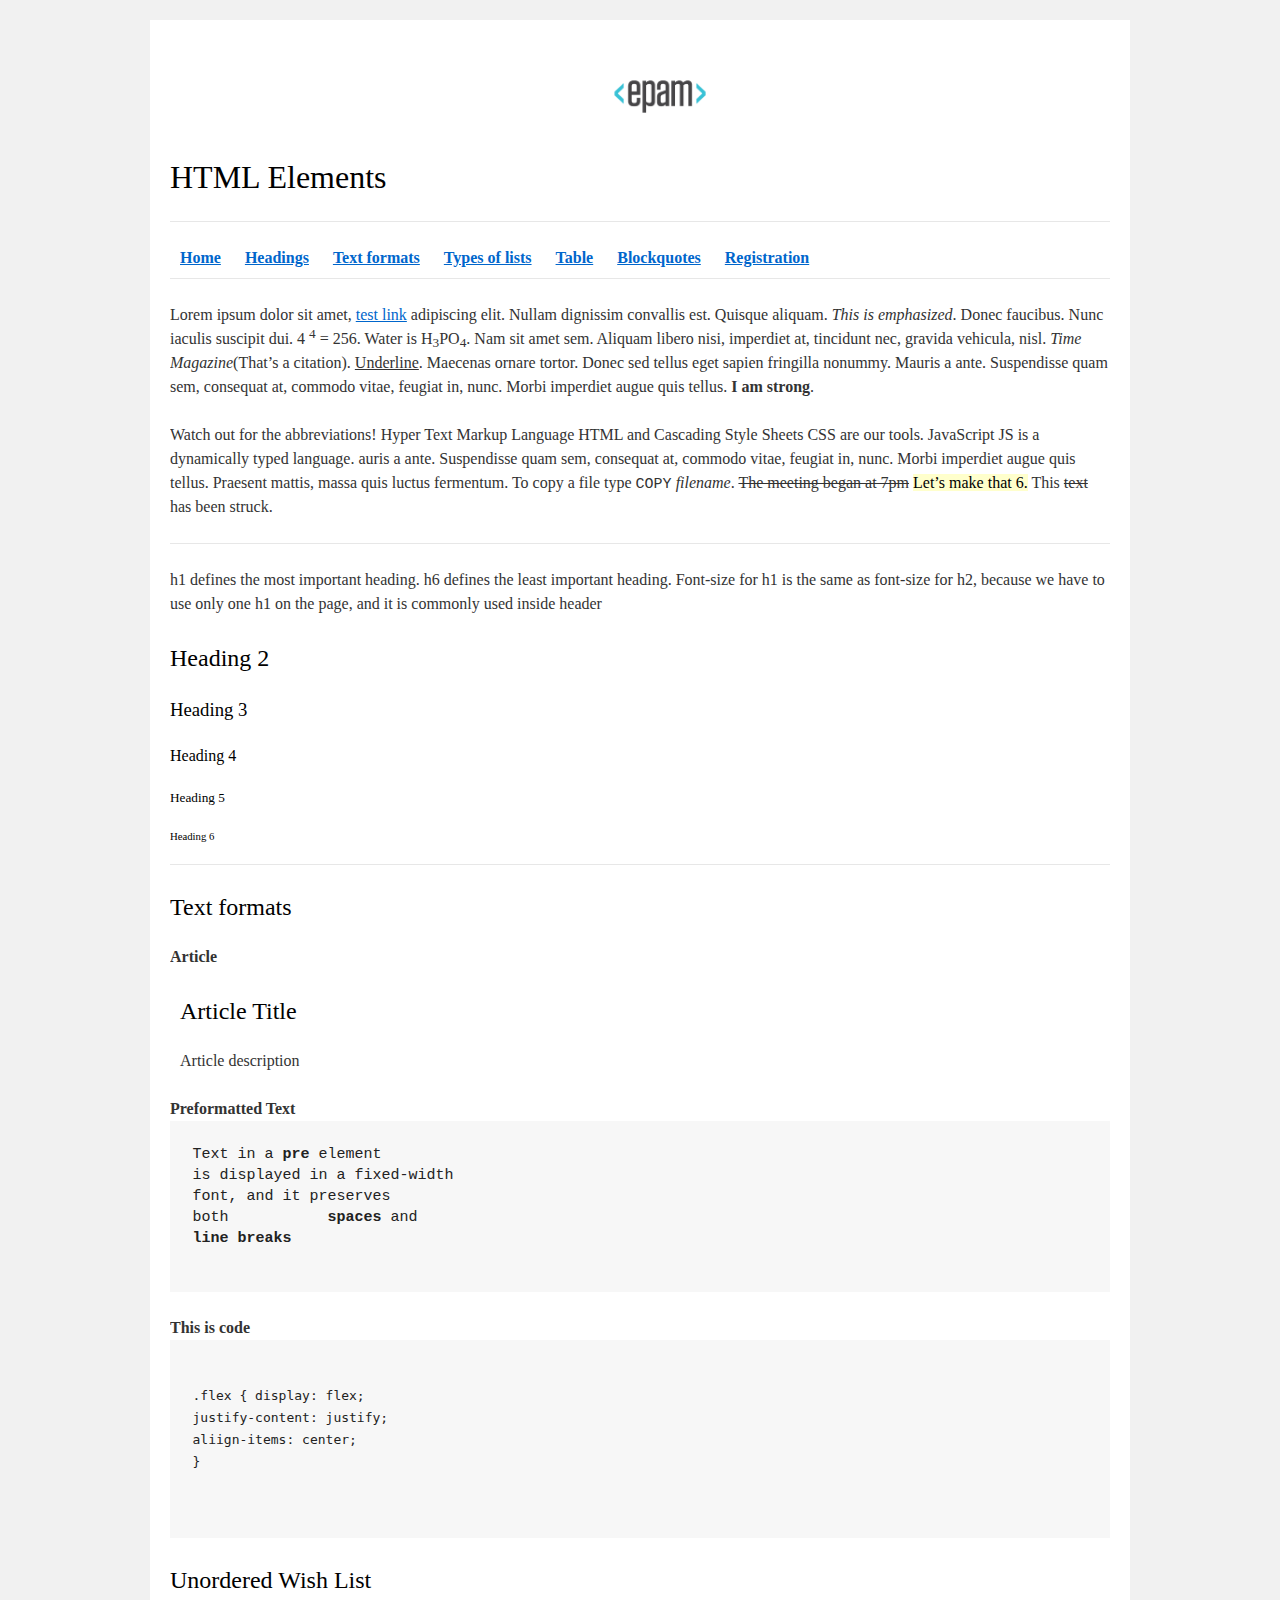
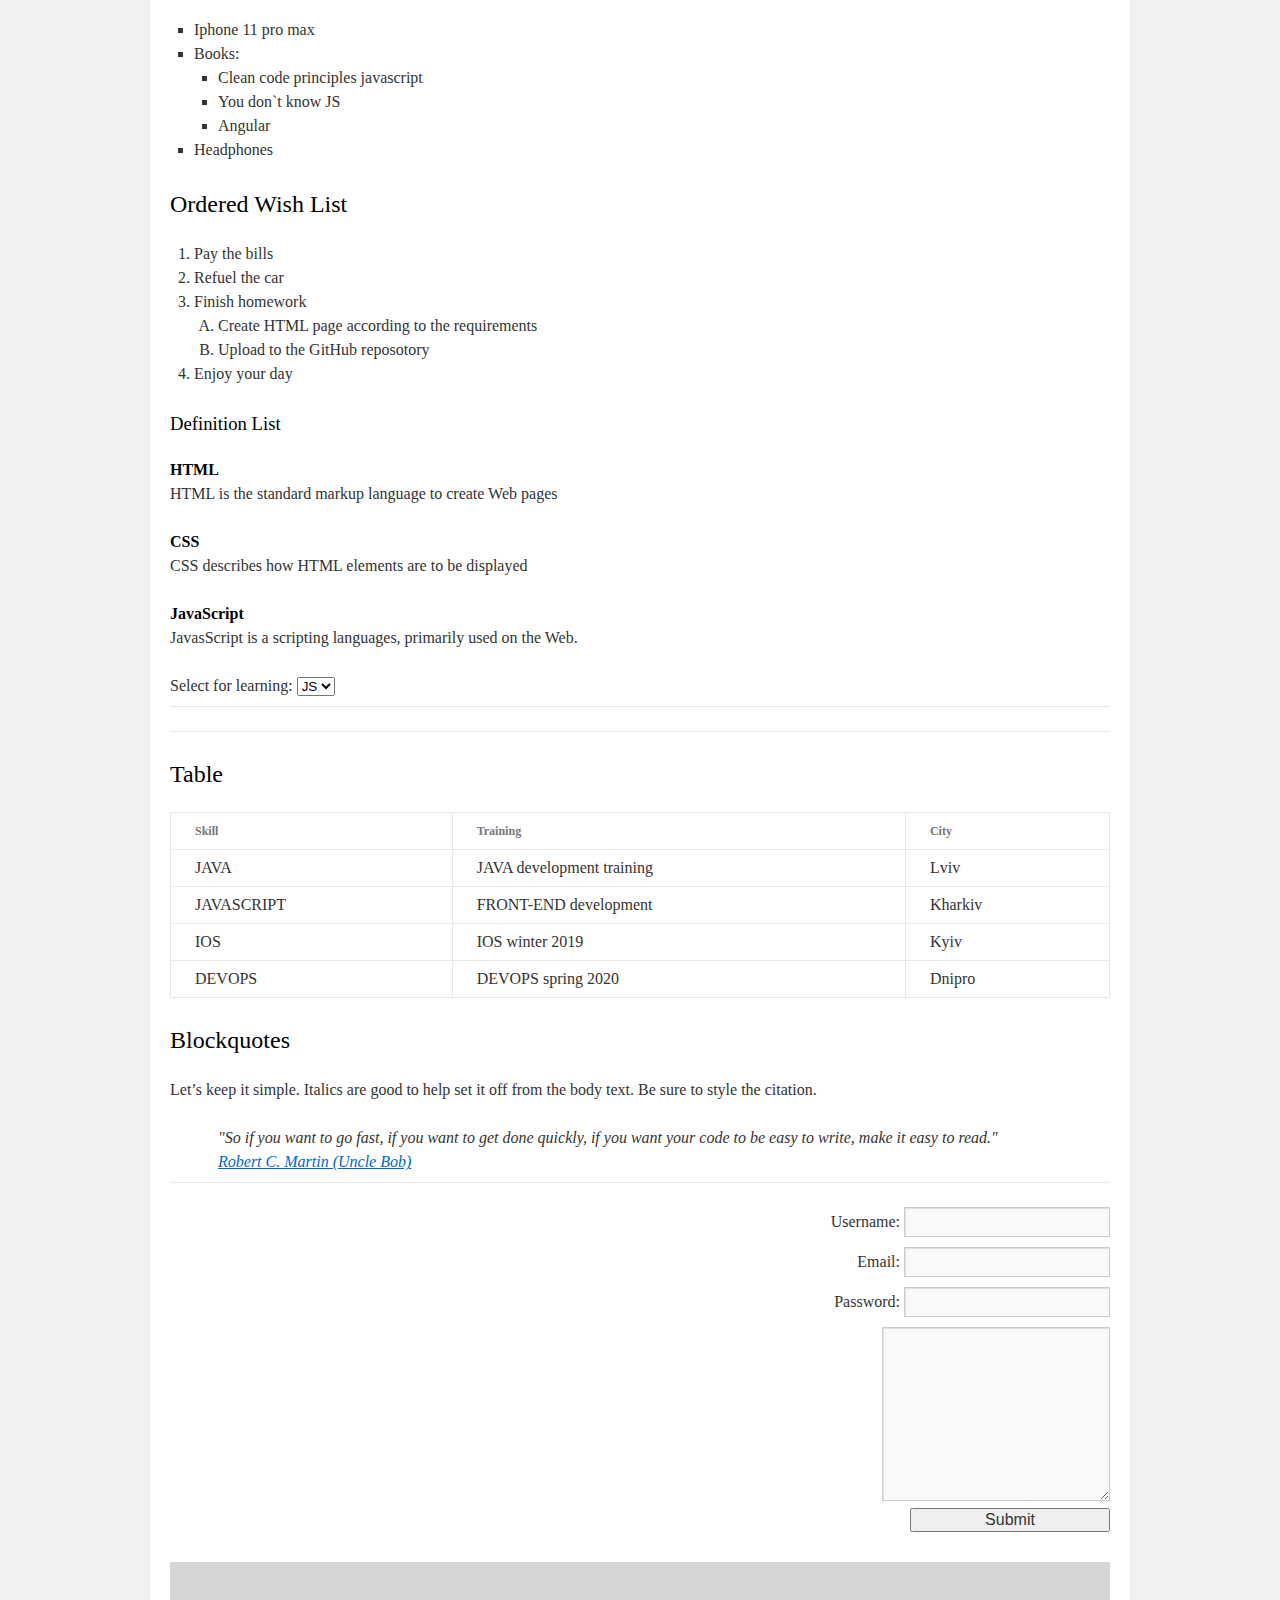
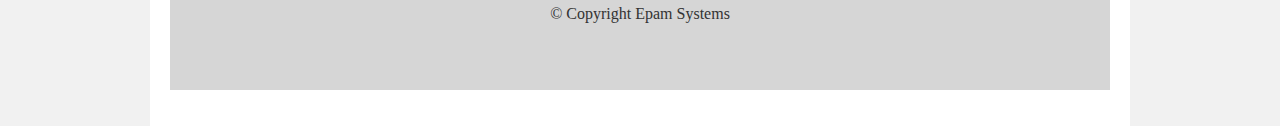
<file: FL12_HW1/homework/index.html>
<!DOCTYPE html>
<html lang="en">

<head>
  <meta charset="utf-8">
  <title>HTML Basics</title>
  <link rel="stylesheet" href="style.css">
</head>

<body>
  <div id="wrapper">
    <div id="main">
   
      <div id="container">
        <div id="content" role="main">
    
         <header>
          <img src="logo.png" alt="epamLogo" />
          <h1>HTML Elements</h1>
          </header>
          
          <section id="home">
          <hr>
                 <nav>
                     <a href="#home"><strong>Home</strong></a>
                     <a href="#headings"><strong>Headings</strong></a>
                     <a href="#textFormats"><strong>Text formats</strong></a>
                     <a href="#typesOfLists"><strong>Types of lists</strong></a>
                     <a href="#table"><strong>Table</strong></a>
                     <a href="#blockquotes"><strong>Blockquotes</strong></a>
                     <a href="#formInfo"><strong>Registration</strong></a>
                 </nav>
            
            <hr>
            <p>
                Lorem ipsum dolor sit amet, <a href="#">test link</a> adipiscing elit. Nullam dignissim convallis est. Quisque aliquam. <i>This is emphasized</i>. Donec faucibus. Nunc iaculis suscipit dui. 4 <sup>4</sup> = 256. Water is H<sub>3</sub>PO<sub>4</sub>. Nam sit amet sem. Aliquam libero nisi, imperdiet at, tincidunt nec, gravida vehicula, nisl. <cite>Time Magazine</cite>(That’s a citation). <u>Underline</u>. Maecenas ornare tortor. Donec sed tellus eget sapien fringilla nonummy. Mauris a ante. Suspendisse quam sem, consequat at, commodo vitae, feugiat in, nunc. Morbi imperdiet augue quis tellus. <strong>I am strong</strong>.
            </p>   
            <p>
                Watch out for the abbreviations! Hyper Text Markup Language HTML and Cascading Style Sheets CSS are our tools. JavaScript JS is a dynamically typed language. auris a ante. Suspendisse quam sem, consequat at, commodo vitae, feugiat in, nunc. Morbi imperdiet augue quis tellus. Praesent mattis, massa quis luctus fermentum. To copy a file type <kbd>COPY</kbd> <em>filename</em>. <del>The meeting began at 7pm</del> <mark><ins>Let’s make that 6.</ins></mark> This <s>text</s> has been struck.
            </p>
            </section>
            
            <hr>
            <section id="headings">
                <p>
                    h1 defines the most important heading. h6 defines the least important heading. Font-size for h1 is the same as font-size for h2, because we have to use only one h1 on the page, and it is commonly used inside header
                </p>
                <h2>Heading 2</h2>
                <h3>Heading 3</h3>
                <h4>Heading 4</h4>
                <h5>Heading 5</h5>
                <h6>Heading 6</h6>
            </section>
            
            <hr>
            <section id="textFormats">
                <h2>Text formats</h2>
                <p><b>Article</b></p>
                <article> 
                <h2>Article Title</h2>
                <p>Article description</p>
                </article>
                <b>Preformatted Text</b>
                <pre>
Text in a <strong>pre</strong> element 
is displayed in a fixed-width
font, and it preserves
both           <b>spaces</b> and
<b>line breaks</b>
                </pre>
                
                <b>This is code</b>
                
                <pre>
                <code>
.flex { display: flex;
justify-content: justify;
aliign-items: center;
}
                </code>
                </pre>
            </section>
            
            <section id="typesOfLists">
               <h2>Unordered Wish List</h2>
                <ul>
                    <li>Iphone 11 pro max</li>
                    <li>Books:
                    <ul>
                    <li>Clean code principles javascript</li>
                    <li>You don`t know JS</li>
                    <li>Angular</li>
                    </ul>
                    </li>
                    <li>Headphones</li>
                </ul>
                <h2>Ordered Wish List</h2>
                <ol>
                    <li>Pay the bills</li>
                    <li>Refuel the car</li>
                    <li>Finish homework
                    <ol>
                    <li>Create HTML page according to the requirements</li>
                    <li>Upload to the GitHub reposotory</li>
                    </ol>
                    </li>
                    <li>Enjoy your day</li>
                </ol>
            </section>
            
            <h3>Definition List</h3>
            <dl>
                <dt>HTML</dt>
                <dd>HTML is the standard markup language to create Web pages</dd>
                <dt>CSS</dt>
                <dd>CSS describes how HTML elements are to be displayed</dd>
                <dt>JavaScript</dt>
                <dd>JavasScript is a scripting languages, primarily used on the Web.</dd>
            </dl>
            
            <label for="s">Select for learning:</label>
             <select id="s">
                <option>JS</option>
            </select>
            
            <hr>
            <hr>
            <section id="table">
            <h2>Table</h2>
            <table>
                <tr>
                    <th>Skill</th>
                    <th>Training</th>
                    <th>City</th>
                </tr>
                <tr>
                    <td>JAVA</td>
                    <td>JAVA development training</td>
                    <td>Lviv</td>
                </tr>
                <tr>
                    <td>JAVASCRIPT</td>
                    <td>FRONT-END development</td>
                    <td>Kharkiv</td>
                </tr>
                <tr>
                    <td>IOS</td>
                    <td>IOS winter 2019</td>
                    <td>Kyiv</td>
                </tr>
                <tr>
                    <td>DEVOPS</td>
                    <td>DEVOPS spring 2020</td>
                    <td>Dnipro</td>
                </tr>
            </table>
            </section>
            
            <section id="blockquotes">
               <h2>Blockquotes</h2>
                <p>Let’s keep it simple. Italics are good to help set it off from the body text. Be sure to style the citation.</p>
                <blockquote>     "So if you want to go fast, if you want to get done quickly, if you want your code to be easy to write, make it easy to read." <br>
                <a href="#">Robert C. Martin (Uncle Bob)</a>
                </blockquote>
            </section>
            
            <hr>
            <section id="formnfo">
                
                
                
                
                <form id="info">
                   
                   <label>
                   Username:
                   <input type="text" name="userName">
                   </label>
                   <br>
                   
                   <label>
                   Email:
                   <input type="text" name="email">
                   </label>
                   <br>
                   
                   <label>
                   Password:
                    <input type="text" name="password"> 
                   </label>
                    <br>
                   
                    <textarea cols="23" rows="7"></textarea>
                    <br>
                    <input type="submit" name="Submit" value="Submit">
                </form>
                
            </section>
            
            <footer>
                <p>&copy; Copyright Epam Systems</p>
            </footer>
        </div>
      </div>
    </div>
  </div>
</body>

</html>
</file>
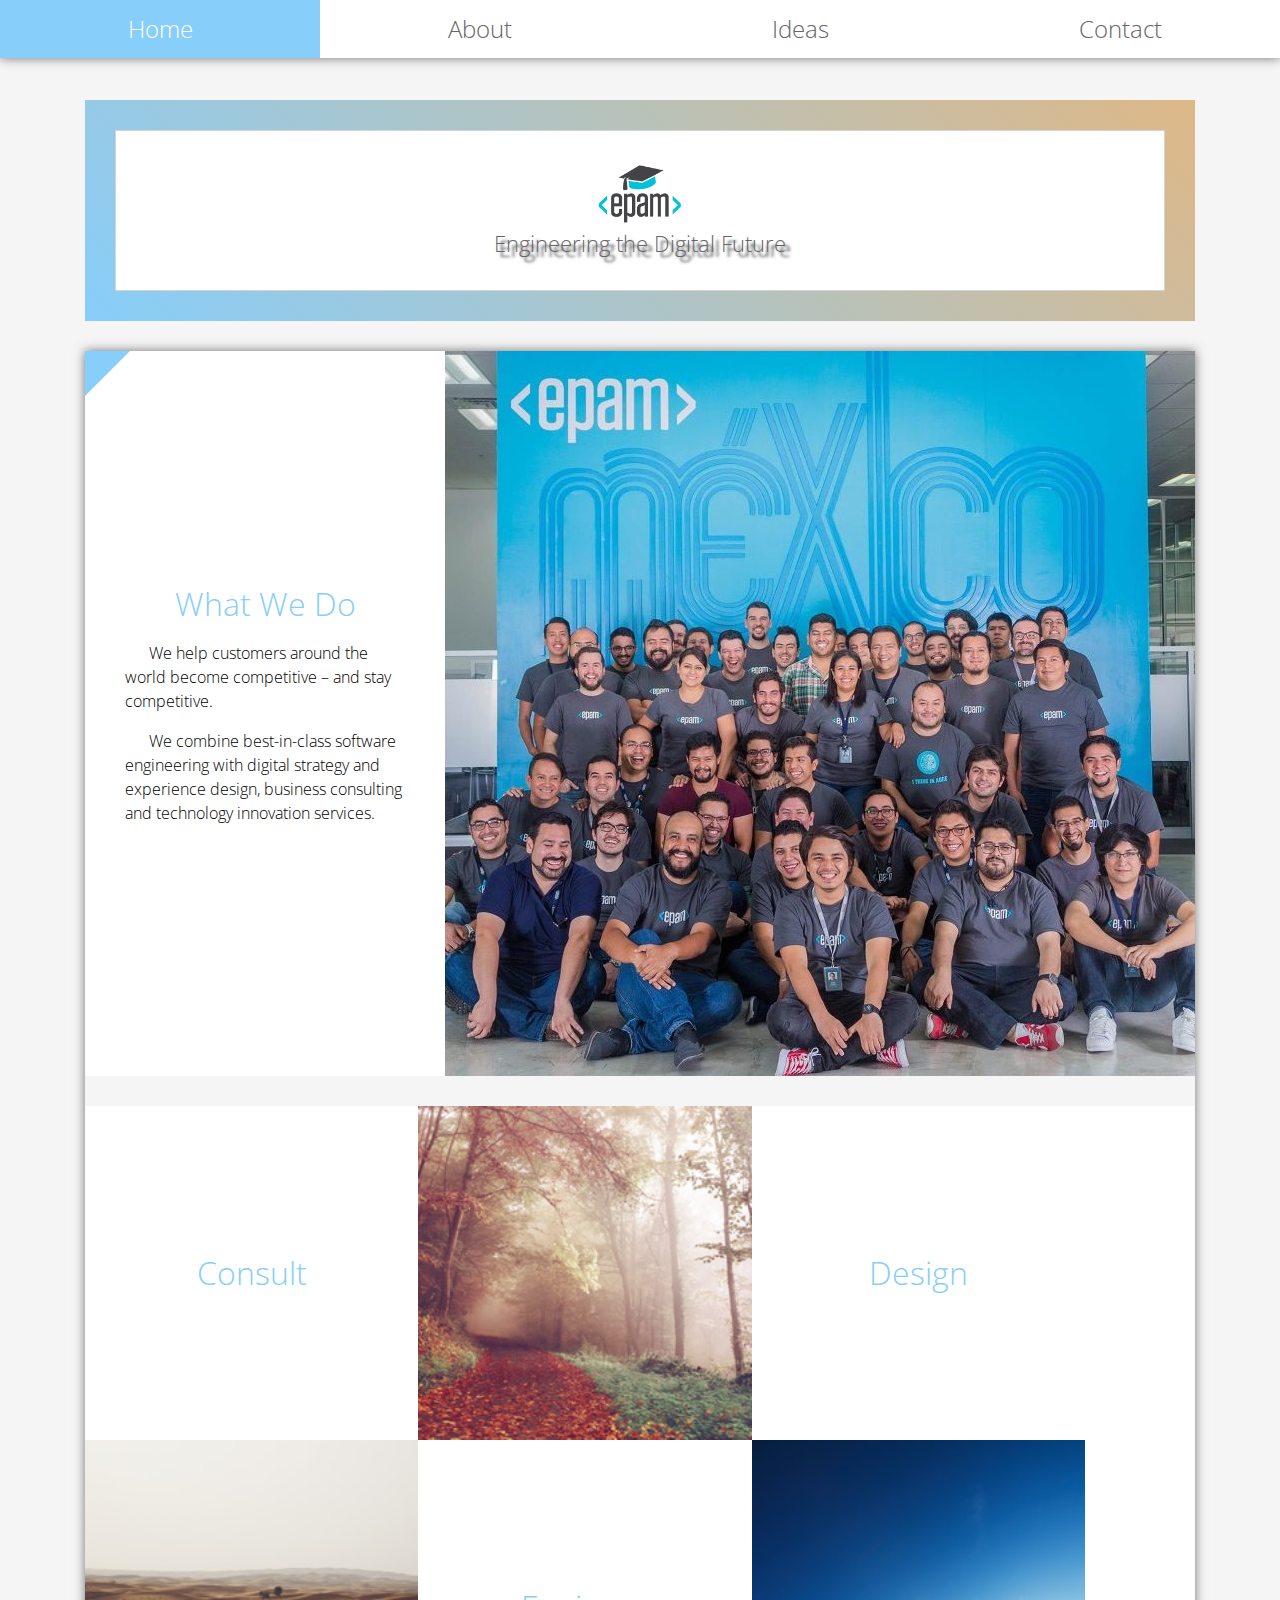
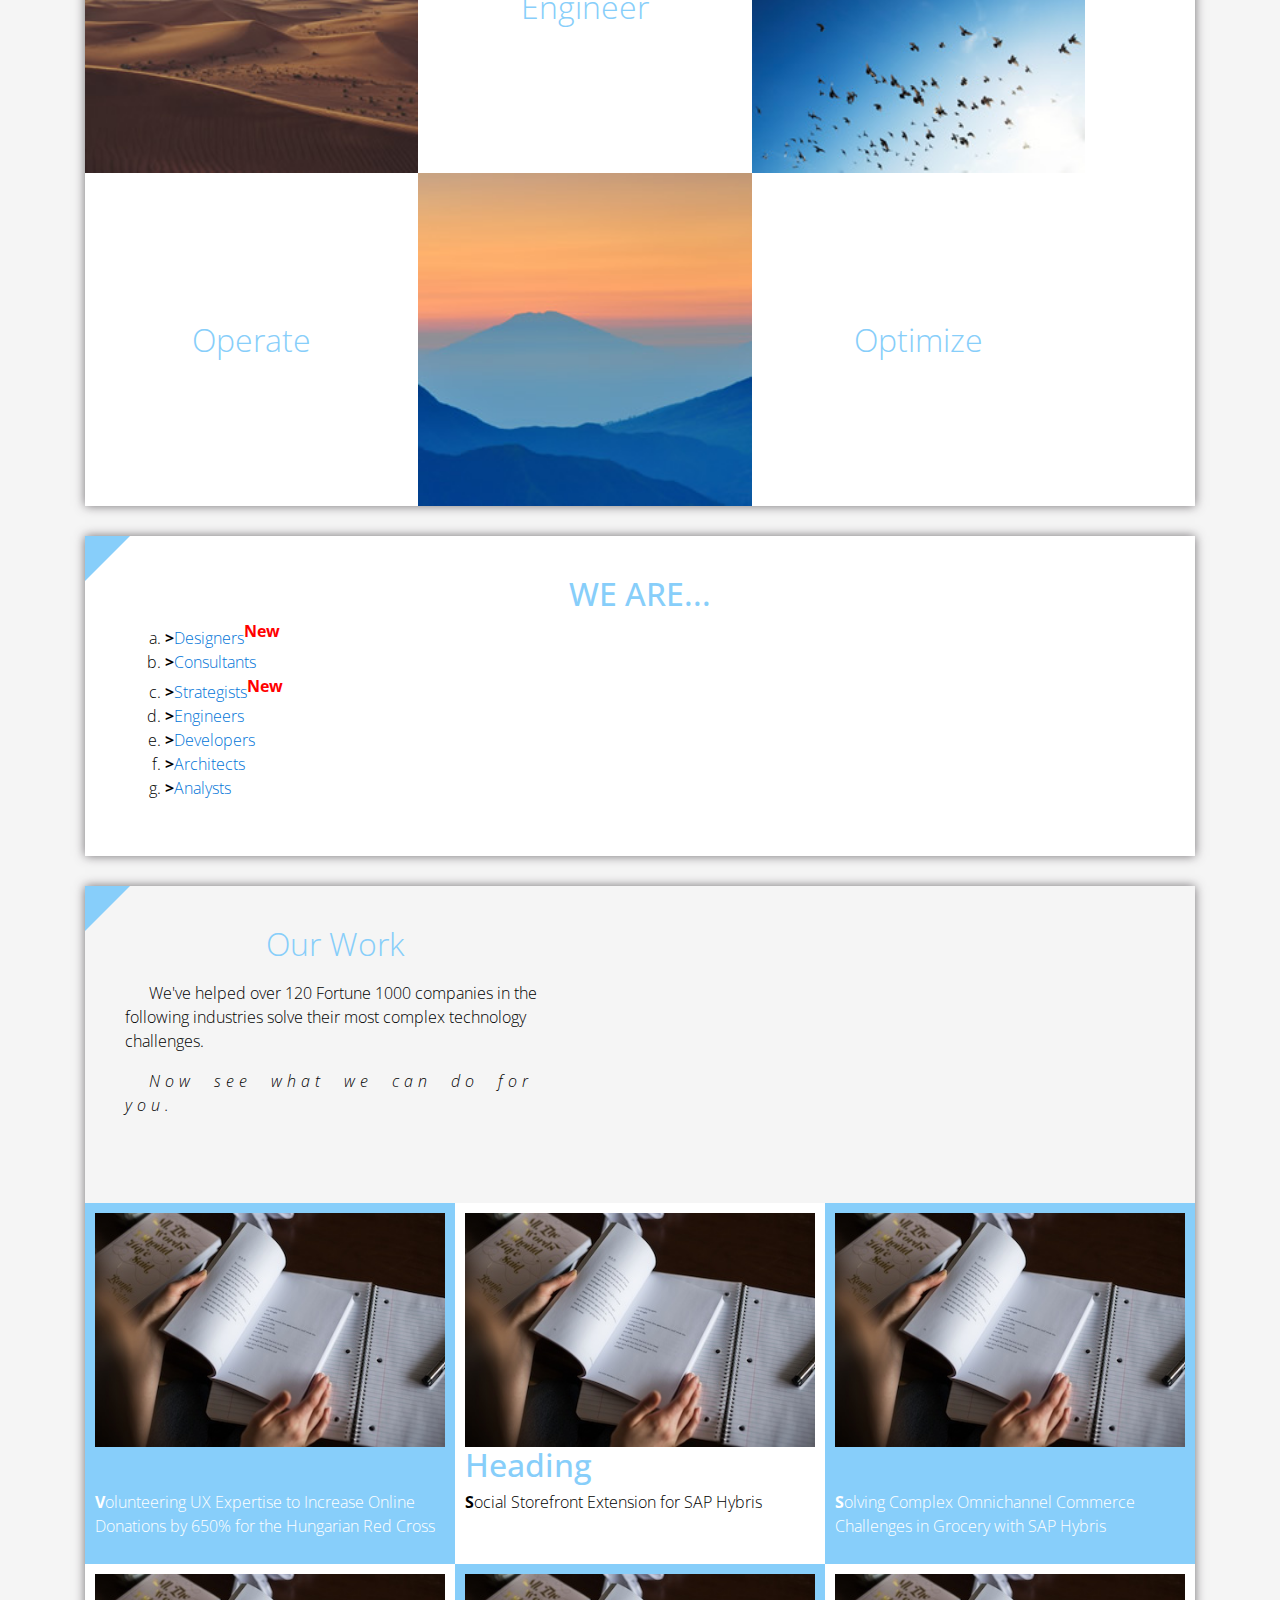
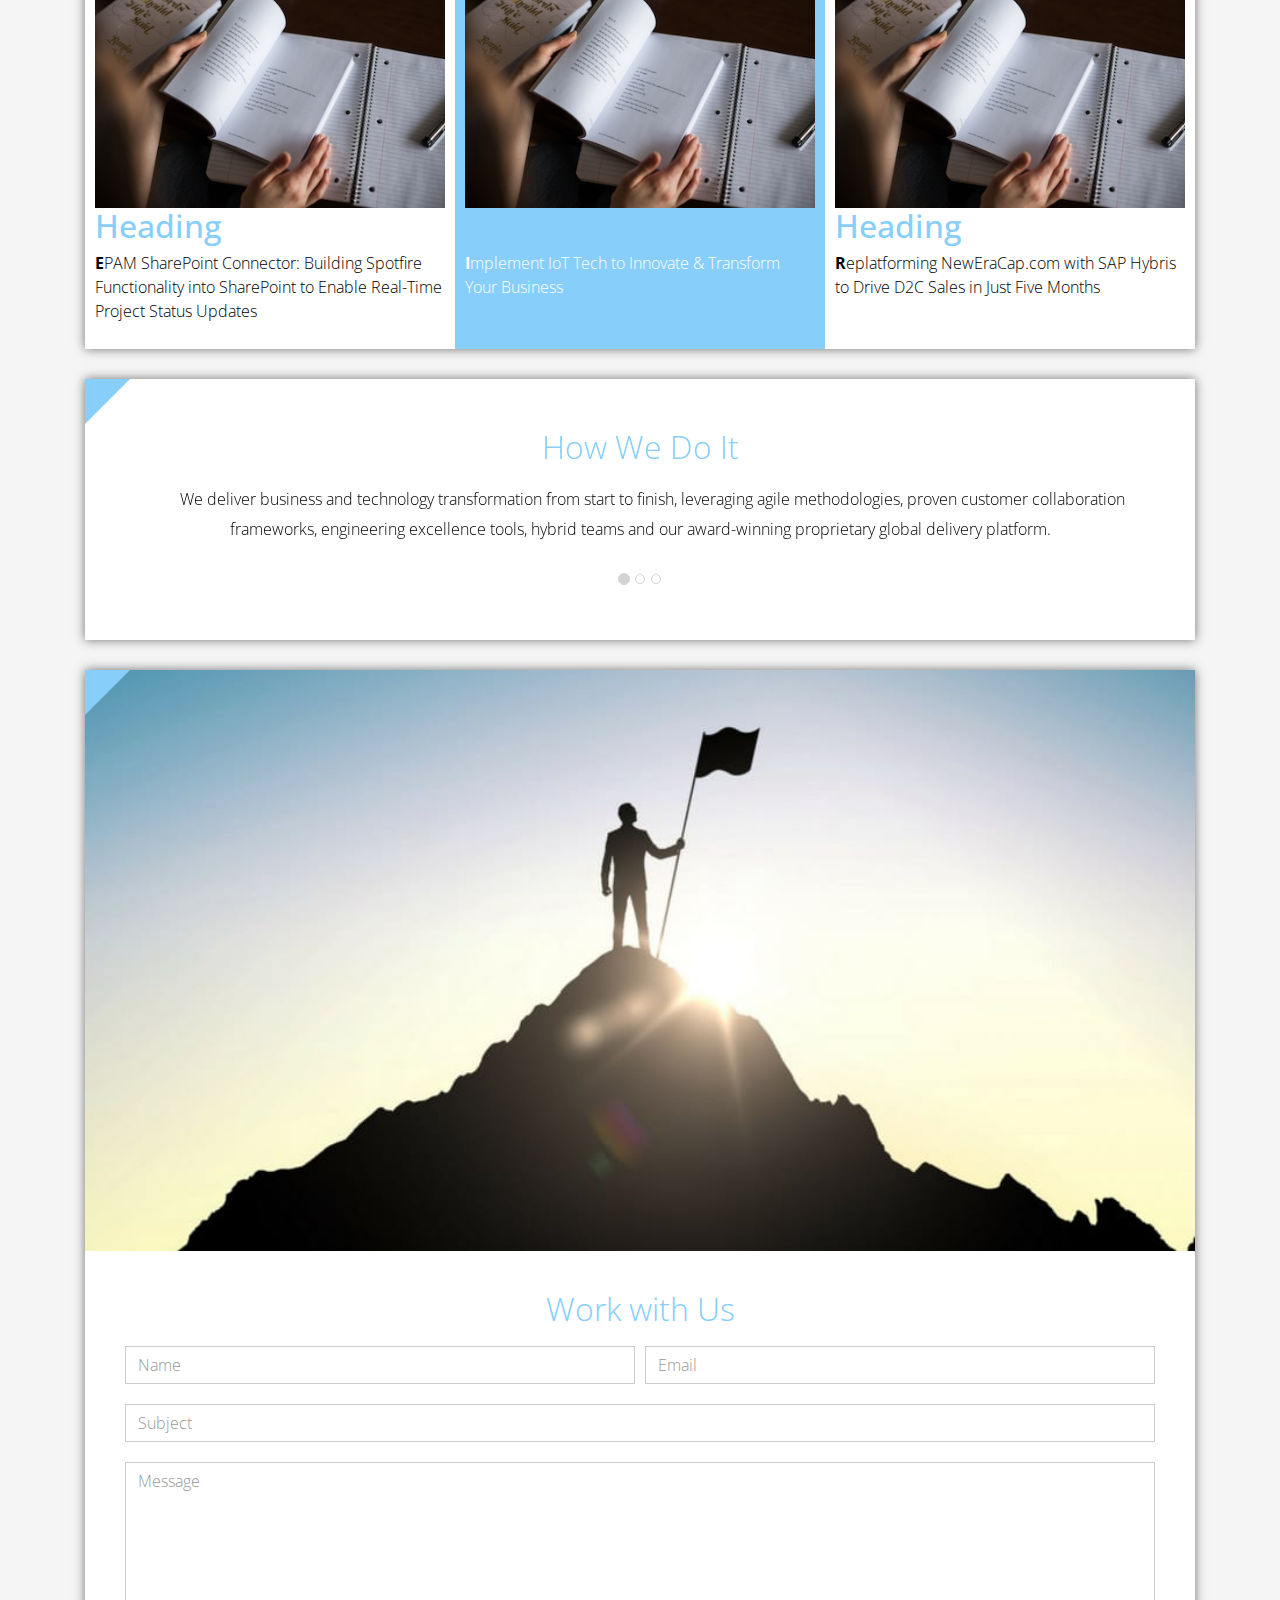
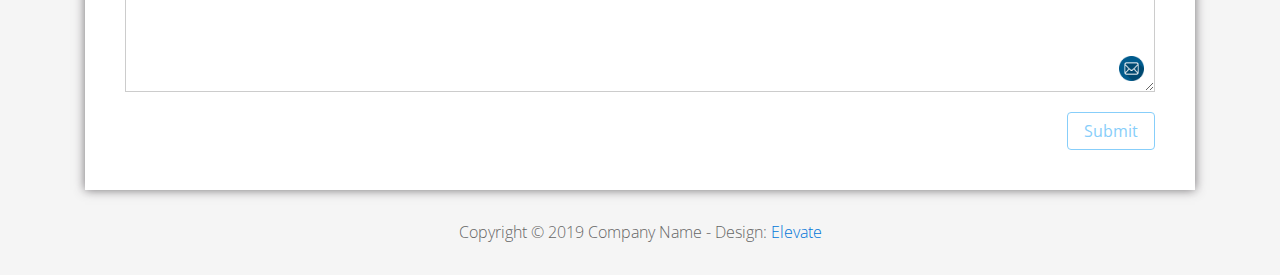
<file: FL12_HW2/homework/index.html>
<!DOCTYPE html>
<html lang="en">
<head>
  <meta charset="utf-8">
  <meta http-equiv="X-UA-Compatible" content="IE=edge">
  <meta name="viewport" content="width=device-width, initial-scale=1">

  <title>CSS Basics HW</title>



  <!-- load stylesheets -->
  <link rel="stylesheet" href="http://fonts.googleapis.com/css?family=Open+Sans:300,400">
  <!-- Google web font "Open Sans" -->
  <link rel="stylesheet" href="css/bootstrap.min.css">
  <!-- Bootstrap style -->
  <link rel="stylesheet" href="css/general.css">
  <link rel="stylesheet" href="css/style.css">
  <!-- Templatemo style -->
</head>

<body>
<div class="container">

  <div class="tm-sidebar">
    <nav class="tm-main-nav">
      <ul>
        <li class="tm-nav-item"><a href="#home" class="tm-nav-item-link">Home</a></li>
        <li class="tm-nav-item"><a href="#about" class="tm-nav-item-link">About</a></li>
        <li class="tm-nav-item"><a href="#ideas" class="tm-nav-item-link">Ideas</a></li>
        <li class="tm-nav-item"><a href="#contact" class="tm-nav-item-link">Contact</a></li>
      </ul>
    </nav>
  </div>

  <div class="tm-main-content">

    <div id="home" class="tm-content-box tm-content-header margin-b-10">
      <div class="tm-banner">
        <div class="tm-banner-inner">
          <img src="img/epam_logo.png" width="100" alt="">
          <p class="tm-banner-text">Engineering the Digital Future</p>
        </div>
      </div>
    </div>

    <section>
      <div class="tm-content-box flex-2-col">

        <div class="padding-medium flex-item tm-team-description-container flex-item">
          <h2 class="tm-section-title">What We Do</h2>
          <p class="tm-section-description">We help customers around the world become competitive – and stay competitive.</p>
          <p class="tm-section-description"> We combine best-in-class software engineering with digital strategy and experience design, business consulting and technology innovation services.</p>
        </div>
        <div class="flex-item tm-team-img">
          <img src="img/epam-mexico.jpg" alt="epam-mexico">
        </div>

      </div>

      <div id="about" class="tm-content-box">

        <ul class="boxes gallery-container">
          <li class="box box-bg">
            <h2 class="tm-section-title tm-section-title-box tm-box-bg-title">Consult</h2>
          </li>
          <li class="box">
            <a href="img/idea-large-01.jpg">
              <img src="img/idea-01.jpg" alt="Image" class="img-fluid thumbnail box-img">
            </a>
          </li>
          <li class="box box-bg">
            <h2 class="tm-section-title tm-section-title-box tm-box-bg-title">Design</h2>
          </li>
          <li class="box">
            <a href="img/idea-large-02.jpg">
              <img src="img/idea-02.jpg" alt="Image" class="img-fluid thumbnail box-img">
            </a>
          </li>
          <li class="box box-bg">
            <h2 class="tm-section-title tm-section-title-box tm-box-bg-title">Engineer</h2>
          </li>
          <li class="box">
            <a href="img/idea-large-03.jpg">
              <img src="img/idea-03.jpg" alt="Image" class="img-fluid thumbnail box-img">
            </a>
          </li>
          <li class="box box-bg">
            <h2 class="tm-section-title tm-section-title-box tm-box-bg-title">Operate</h2>
          </li>
          <li class="box">
            <a href="img/idea-large-04.jpg">
              <img src="img/idea-04.jpg" alt="Image" class="img-fluid thumbnail box-img">
            </a>
          </li>
          <li class="box box-bg">
            <h2 class="tm-section-title tm-section-title-box tm-box-bg-title">Optimize</h2>
          </li>
        </ul>

      </div>

    </section>

    <!-- slider -->
    <section class="heading tm-content-box">
      <div class="padding-medium">
        <h2> WE ARE...</h2>
        <ol>
          <li><a href="index.html" class="text">Designers</a></li>
          <li><a href="index.html">Consultants</a></li>
          <li><a href="#" class="text">Strategists</a></li>
          <li><a href="#">Engineers</a></li>
          <li><a href="#">Developers</a></li>
          <li><a href="#">Architects</a></li>
          <li><a href="#">Analysts</a></li>
        </ol>
      </div>
    </section>

    <section class="blocks">
      <div class="padding-medium flex-item tm-team-description-container">
        <h2 class="tm-section-title">Our Work</h2>
        <p class="tm-section-description">We've helped over 120 Fortune 1000 companies in the following industries solve their most complex technology challenges. </p>
        <p class="tm-section-description"> Now see what we can do for you.</p>
      </div>
      <div class="tm-content-box flex-2-col">
      </div>
      <div  class="tm-content-box">
        <ul class="boxes gallery-container">
          <li class="box box-work">
            <img src="img/study.jpeg" alt="Image" class="img-fluid">
            <div>
              <h2>Heading</h2>
              <p>Volunteering UX Expertise to Increase Online Donations by 650% for the Hungarian Red Cross</p>
            </div>
          </li>
          <li class="box box-work">
            <img src="img/study.jpeg" alt="Image" class="img-fluid">
            <div>
              <h2>Heading</h2>
              <p>Social Storefront Extension for SAP Hybris</p>
            </div>
          </li>
          <li class="box box-work">
            <img src="img/study.jpeg" alt="Image" class="img-fluid">
            <div>
              <h2>Heading</h2>
              <p>Solving Complex Omnichannel Commerce Challenges in Grocery with SAP Hybris</p>
            </div>
          </li>
          <li class="box box-work">
            <img src="img/study.jpeg" alt="Image" class="img-fluid">
            <div>
              <h2>Heading</h2>
              <p>EPAM SharePoint Connector: Building Spotfire Functionality into SharePoint to Enable Real-Time Project Status Updates</p>
            </div>
          </li>
          <li class="box box-work">
            <img src="img/study.jpeg" alt="Image" class="img-fluid">
            <div>
              <h2>Heading</h2>
              <p>Implement IoT Tech to Innovate &amp; Transform Your Business</p>
            </div>
          </li>
          <li class="box box-work">
            <img src="img/study.jpeg" alt="Image" class="img-fluid">
            <div>
              <h2>Heading</h2>
              <p>Replatforming NewEraCap.com with SAP Hybris to Drive D2C Sales in Just Five Months</p>
            </div>
          </li>
        </ul>

      </div>
    </section>

    <section id="ideas">
      <div id="tmCarousel" class="carousel slide tm-content-box" data-ride="carousel">

        <ol class="carousel-indicators">
          <li data-target="#tmCarousel" data-slide-to="0" class="active"></li>
          <li data-target="#tmCarousel" data-slide-to="1" class=""></li>
          <li data-target="#tmCarousel" data-slide-to="2" class=""></li>
        </ol>

        <div class="carousel-inner" role="listbox">

          <div class="carousel-item active">
            <div class="carousel-content">
              <div class="flex-item">
                <h2 class="tm-section-title">How We Do It</h2>
                <p class="tm-section-description carousel-description">We deliver business and technology transformation from start to finish, leveraging agile methodologies, proven customer collaboration frameworks, engineering excellence tools, hybrid teams and our award-winning proprietary global delivery platform.</p>
              </div>
            </div>
          </div>

          <div class="carousel-item">
            <div class="carousel-content">
              <div class="flex-item">
                <h2 class="tm-section-title">Our Clients</h2>
                <p class="tm-section-description carousel-description">Lorem ipsum dolor sit amet,
                  consectetur adipiscing elit. Quisque vel nisi pharetra nibh varius pharetra ac
                  sagittis nisi. Etiam pharetra vestibulum hendrerit. Pellentesque interdum metus
                  sed massa rutrum.</p>
              </div>
            </div>
          </div>

          <div class="carousel-item">
            <div class="carousel-content">
              <div class="flex-item">
                <h2 class="tm-section-title">Our Projects</h2>
                <p class="tm-section-description carousel-description">Donec ex libero, fringilla
                  vitae purus sit amet, rhoncus pharetra lorem. Pellentesque id sem id lacus
                  ultricies vehicula. Aliquam rutrum mi non. Pellentesque interdum metus sed massa
                  rutrum.</p>
              </div>
            </div>
          </div>

        </div>

      </div>
    </section>

    <section class="tm-content-box">
      <img src="img/contact-us.jpg" alt="Contact image" class="img-fluid img-contact-us">

      <div id="contact" class="padding-medium">
        <h2 class="tm-section-title">Work with Us</h2>
        <form action="#contact" method="get" class="contact-form">

          <div class="form-group col-xs-12 col-sm-12 col-md-6 col-lg-6 form-group-2-col-left">
            <input type="text" id="contact_name" name="contact_name" class="form-control"
                   placeholder="Name" required/>
          </div>
          <div class="form-group col-xs-12 col-sm-12 col-md-6 col-lg-6 form-group-2-col-right mandatory-field">
            <input type="email" id="contact_email" name="contact_email" class="form-control"
                   placeholder="Email" required/>
          </div>
          <div class="form-group">
            <input type="text" id="contact_subject" name="contact_subject" class="form-control"
                   placeholder="Subject" required/>
          </div>
          <div class="form-group">
            <textarea id="contact_message" name="contact_message" class="form-control" rows="9"
                      placeholder="Message" required></textarea>
          </div>

          <button type="submit" class="btn btn-primary submit-btn">Submit</button>

        </form>
      </div>
    </section>

    <footer class="tm-footer">
      <p class="text-xs-center">Copyright &copy; 2019 Company Name

        - Design: <a rel="nofollow" href="http://www.templatemo.com/tm-481-elevate"
                     target="_parent">Elevate</a></p>
    </footer>

  </div>

</div>

</body>
</html>
</file>
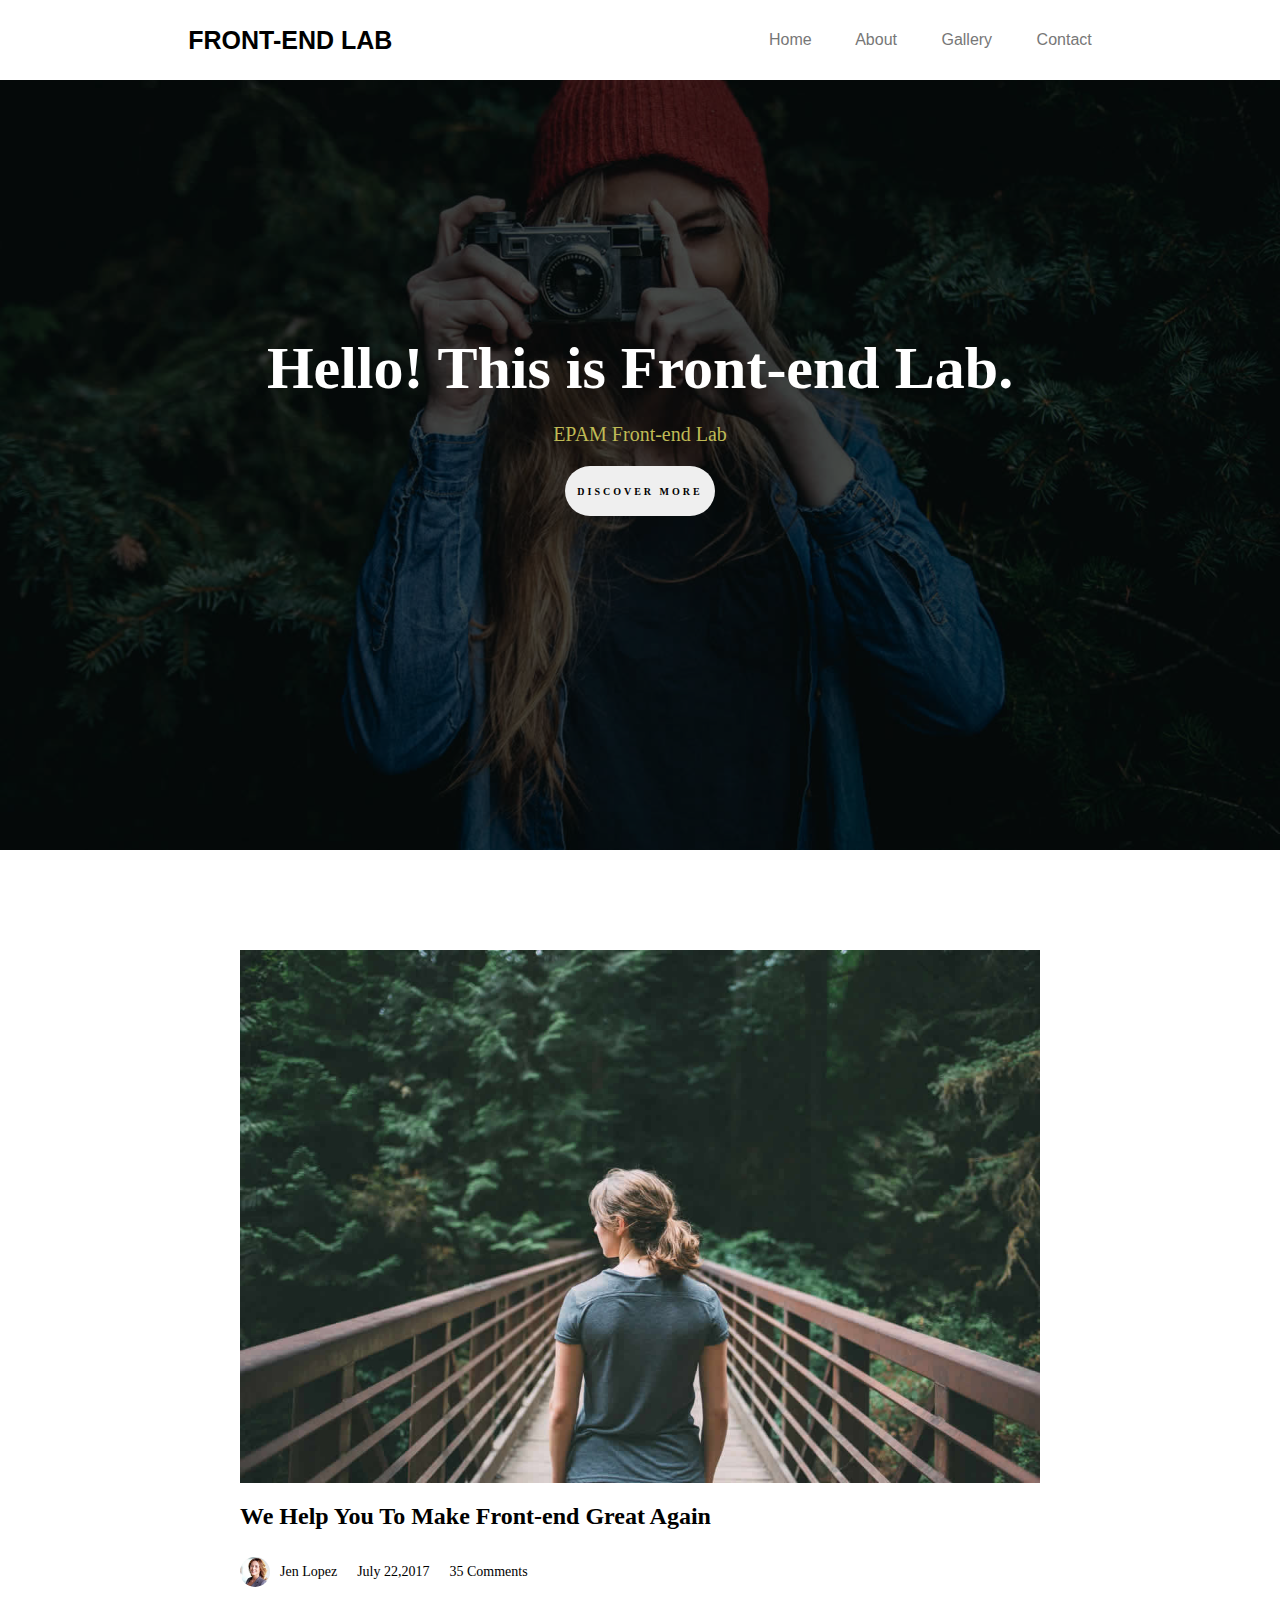
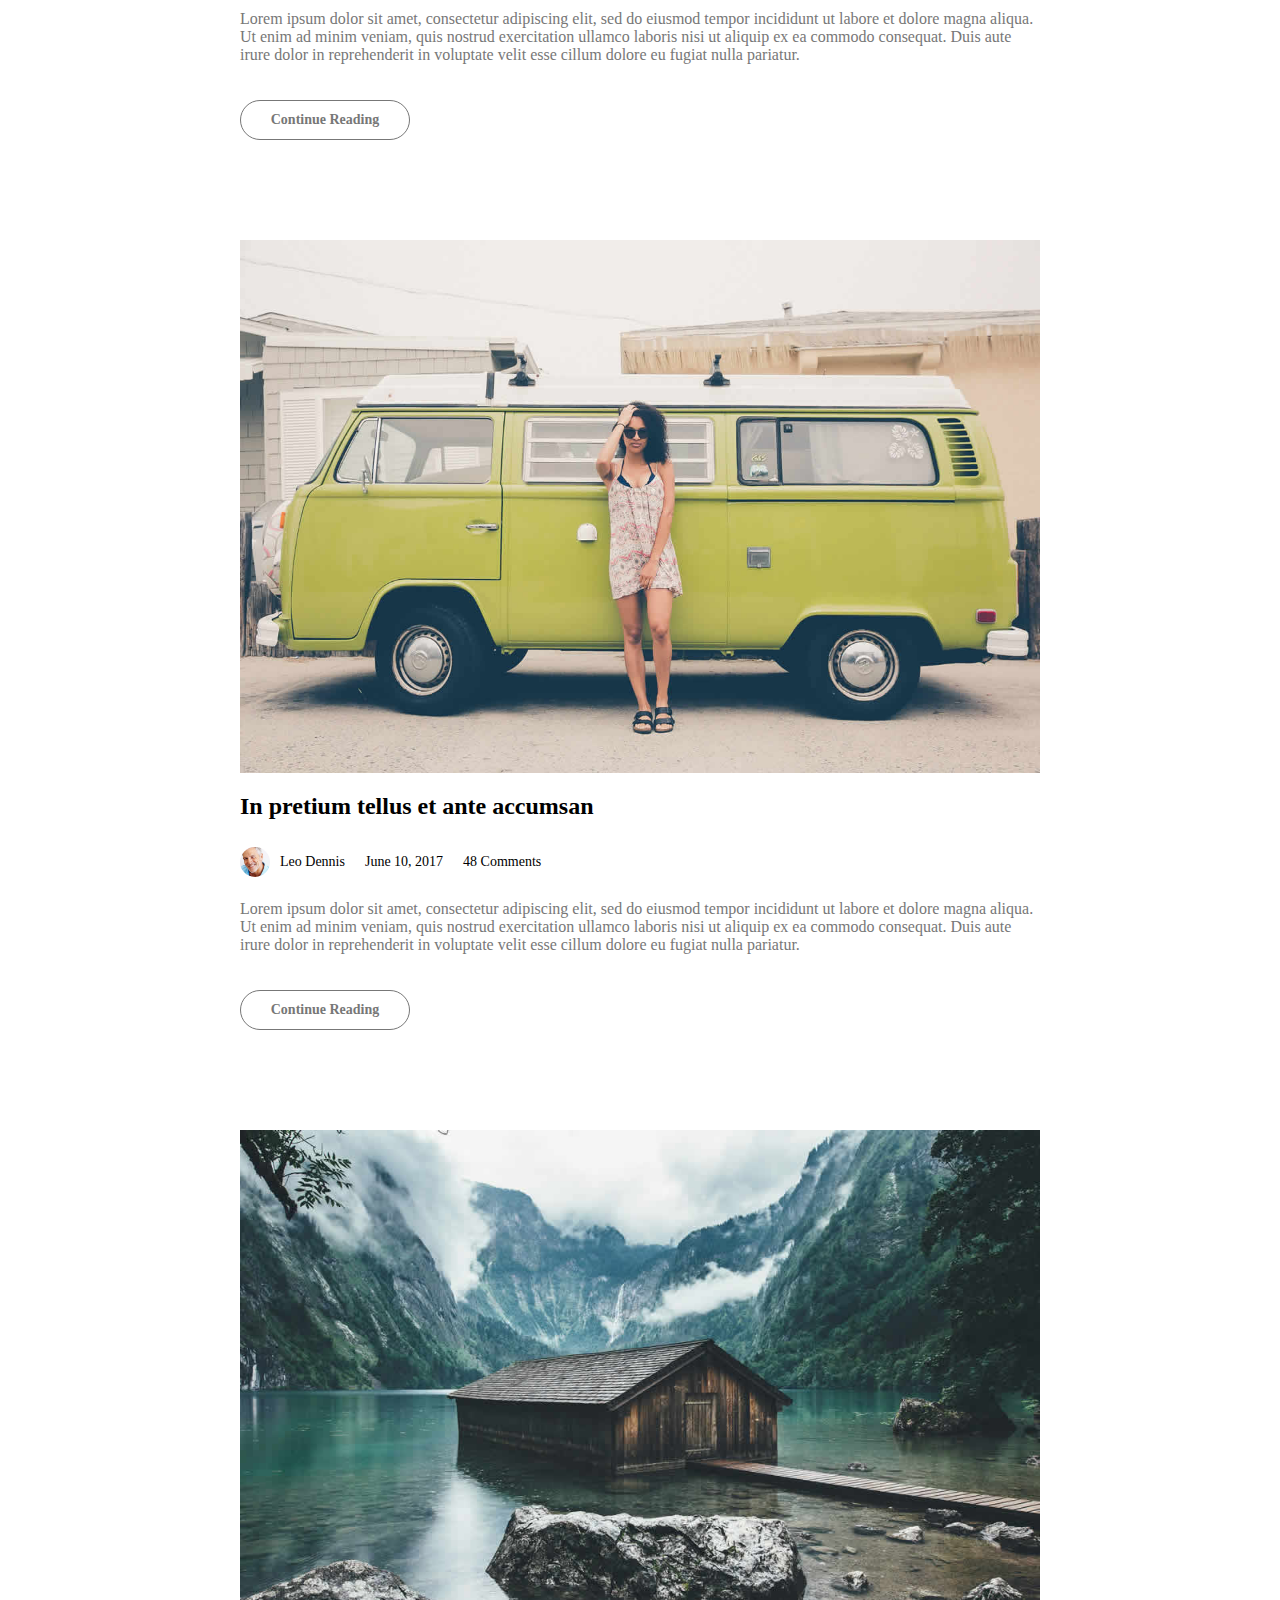
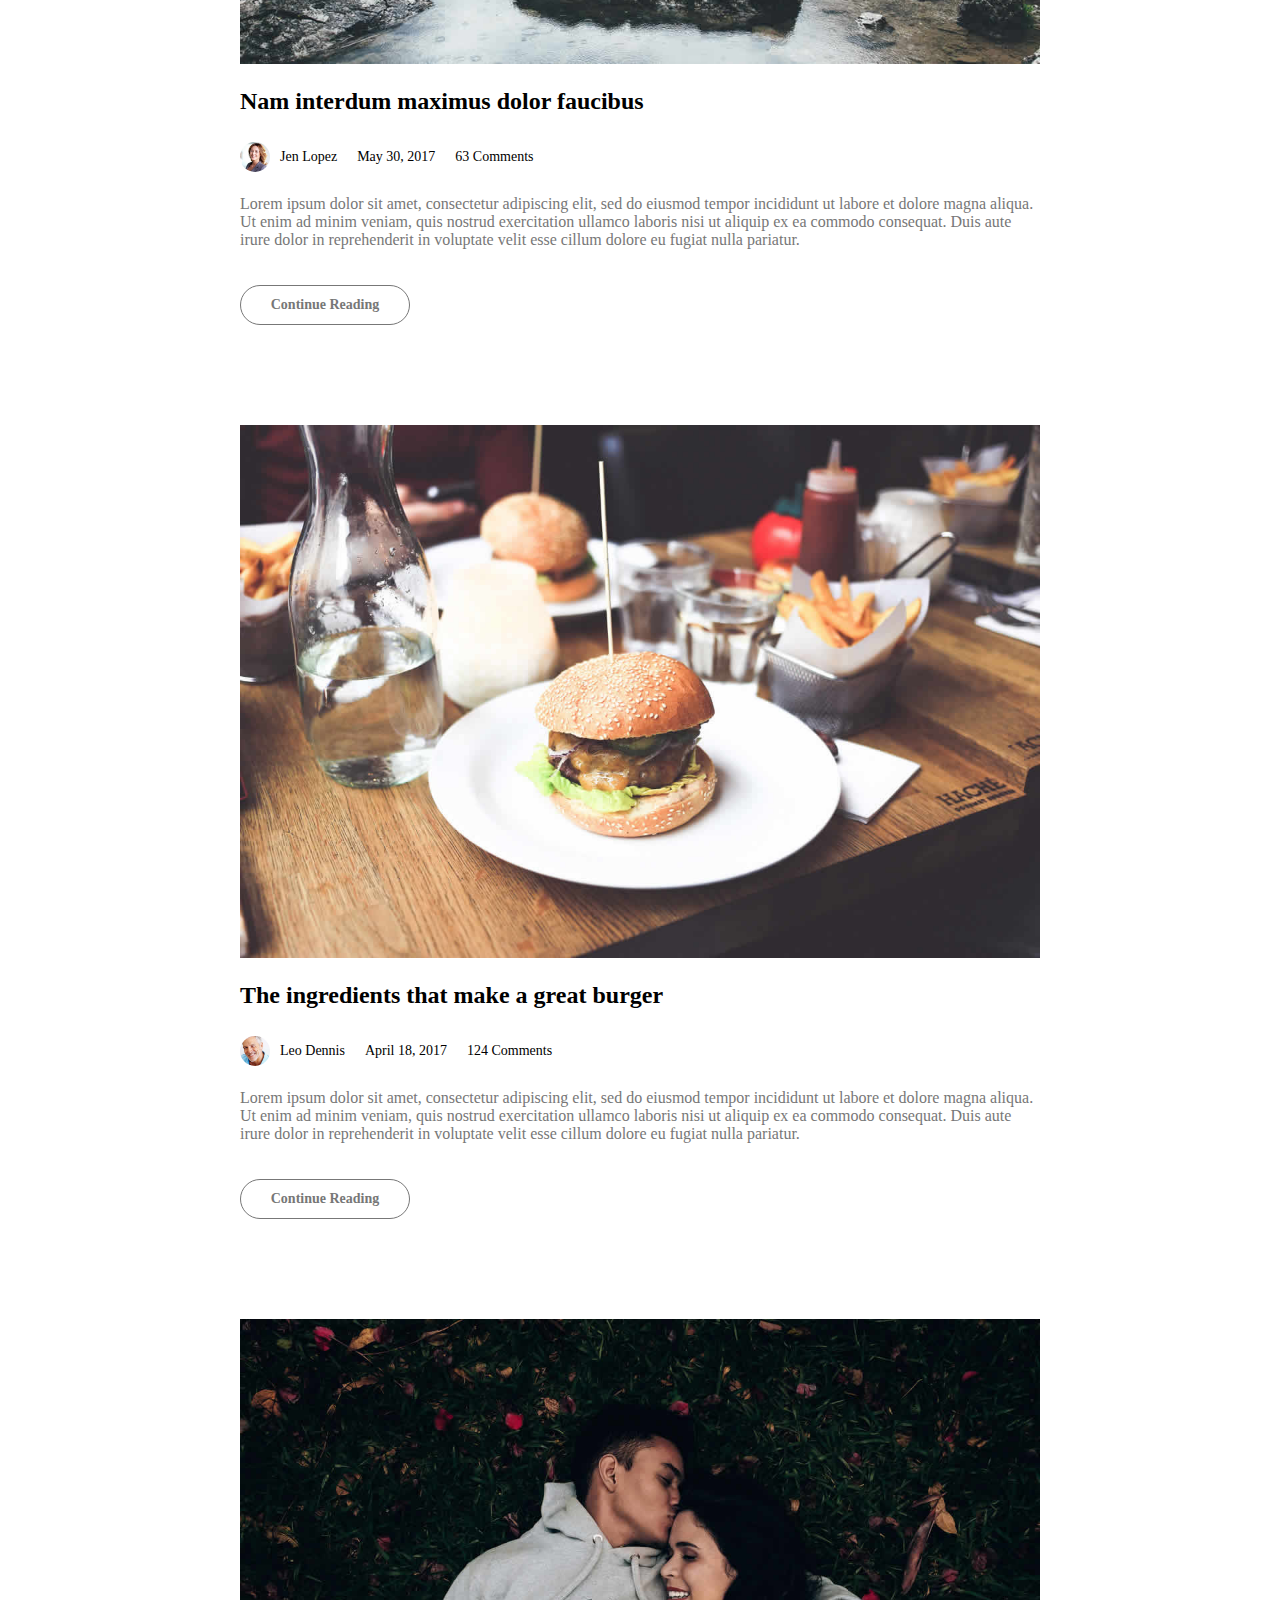
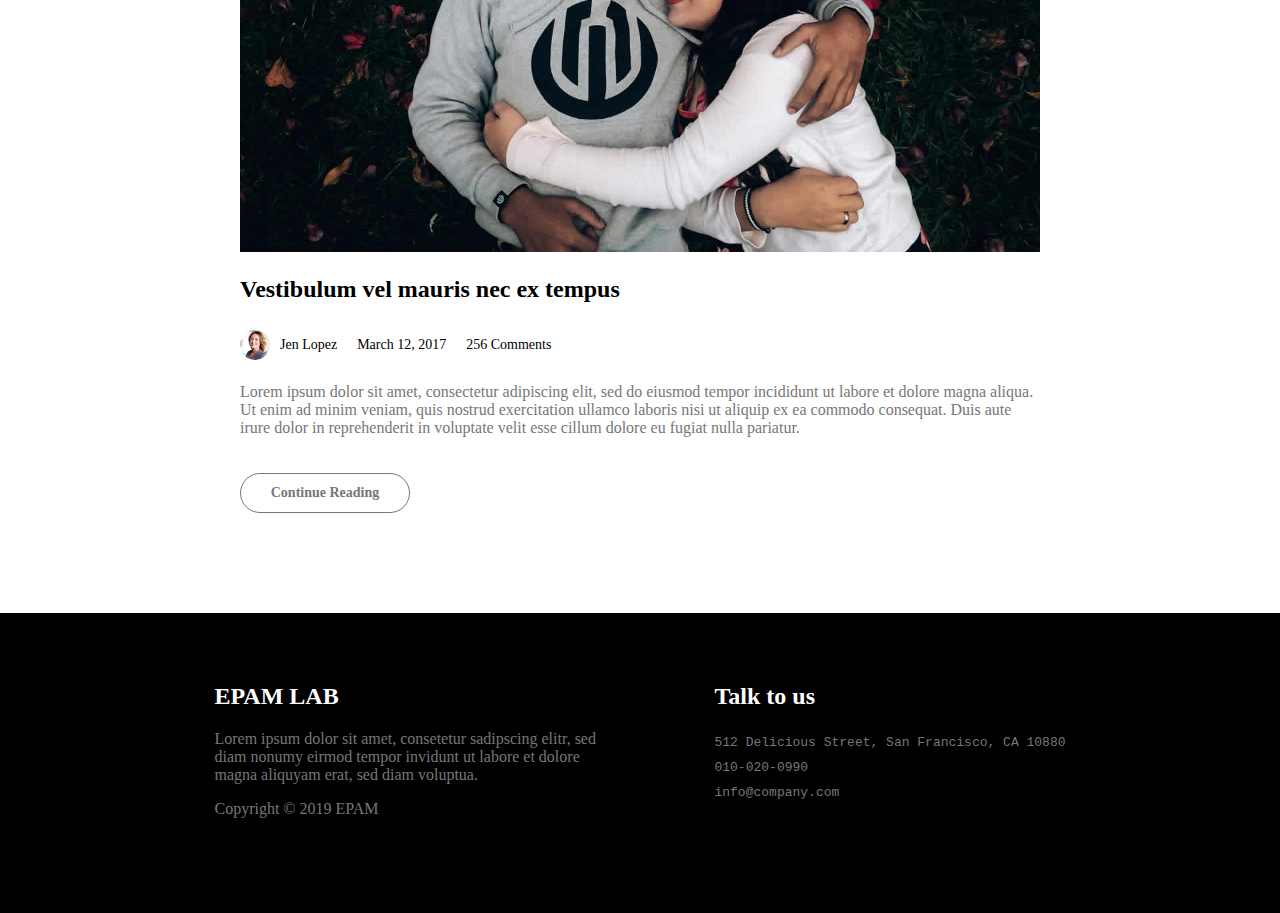
<file: FL12_HW4/homework/index.html>
<!DOCTYPE html>
<html lang="zxx">
<head>
    <meta charset="UTF-8">
    <meta name="viewport" content="width=device-width, initial-scale=1.0">
    <link rel="stylesheet" type="text/css" href="css/style.css">
    <meta http-equiv="X-UA-Compatible" content="ie=edge">
    <title>Front-End Lab</title>
</head>
<body>
    <header class="header">
      <div class="header_title">
         <h1>FRONT-END LAB</h1>
       </div>
       <div class="nav_pannel">
        <nav>
                <a href="#">Home</a>
                <a href="#">About</a>
                <a href="#">Gallery</a>
                <a href="#">Contact</a>           
       </nav>
        </div>
    </header>
    <main class="content">
      <div class="banner">
          <h2>Hello! This is Front-end Lab.</h2>
          <p>EPAM Front-end Lab</p>
          <input type="button" value="DISCOVER MORE">
      </div>
       <div class="info_box">
            
                     <img src="img/blog-image1.jpg" alt="image">
                     
                     <article class="info">
                        <h2>We Help You To Make Front-end Great Again</h2>
                        <div class="data">
                           <img src="img/author-image1.jpg" alt="image">
                            <p>Jen Lopez</p>
                            <p>July 22,2017</p>
                            <p>35 Comments</p>
                        </div>
         
                       <div class="text_box">
                            <p>Lorem ipsum dolor sit amet, consectetur adipiscing elit, sed do eiusmod tempor incididunt ut labore et dolore magna aliqua. Ut enim ad minim veniam, quis nostrud exercitation ullamco laboris nisi ut aliquip ex ea commodo consequat. Duis aute irure dolor in reprehenderit in voluptate velit esse cillum dolore eu fugiat nulla pariatur.</p>
                       </div>
                       
                        <input type="button" value="Continue Reading">
                    </article>
            
        </div>
        <div class="info_box">
            
            <img src="img/blog-image2.jpg" alt="image">
               
                <article class="info">
                    <h2>In pretium tellus et ante accumsan</h2>
                        <div class="data">
                            <img src="img/author-image2.jpg" alt="image">
                            <p>Leo Dennis</p>
                            <p>June 10, 2017</p>
                            <p>48 Comments</p>
                        </div>
                        
                <div class="text_box">
                        <p>Lorem ipsum dolor sit amet, consectetur adipiscing elit, sed do eiusmod tempor incididunt ut labore et dolore magna aliqua. Ut enim ad minim veniam, quis nostrud exercitation ullamco laboris nisi ut aliquip ex ea commodo consequat. Duis aute irure dolor in reprehenderit in voluptate velit esse cillum dolore eu fugiat nulla pariatur.</p>
                </div>
                    
                    <input type="button" value="Continue Reading">
            </article>
        </div>
        
        <div class="info_box">
            
            <article class="info">
                    <img src="img/blog-image3.jpg" alt="image">
                    <h2>Nam interdum maximus dolor faucibus</h2>
                    <div class="data">
                       <img src="img/author-image1.jpg" alt="image">
                        <p>Jen Lopez</p>
                        <p>May 30, 2017</p>
                        <p>63 Comments</p>
                    </div>
                
                    <div class="text_box">
                        <p>Lorem ipsum dolor sit amet, consectetur adipiscing elit, sed do eiusmod tempor incididunt ut labore et dolore magna aliqua. Ut enim ad minim veniam, quis nostrud exercitation ullamco laboris nisi ut aliquip ex ea commodo consequat. Duis aute irure dolor in reprehenderit in voluptate velit esse cillum dolore eu fugiat nulla pariatur.</p>
                </div>
                    
                    <input type="button" value="Continue Reading">
            </article>
        </div>
        
        <div class="info_box">
            
            <article class="info">
                    <img src="img/blog-image4.jpg" alt="image">
                    <h2>The ingredients that make a great burger</h2>
                    <div class="data">
                       <img src="img/author-image2.jpg" alt="image">
                        <p>Leo Dennis</p>
                        <p>April 18, 2017</p>
                        <p>124 Comments</p>
                    </div>
                
                    <div class="text_box">
                        <p>Lorem ipsum dolor sit amet, consectetur adipiscing elit, sed do eiusmod tempor incididunt ut labore et dolore magna aliqua. Ut enim ad minim veniam, quis nostrud exercitation ullamco laboris nisi ut aliquip ex ea commodo consequat. Duis aute irure dolor in reprehenderit in voluptate velit esse cillum dolore eu fugiat nulla pariatur.</p>
                </div>
                    
                    <input type="button" value="Continue Reading">
            </article>
        </div>
        
        <div class="info_box">
            
            <article class="info">
                    <img src="img/blog-image5.jpg" alt="image">
                    <h2>Vestibulum vel mauris nec ex tempus</h2>
                    <div class="data">
                       <img src="img/author-image1.jpg" alt="image">
                        <p>Jen Lopez</p>
                        <p>March 12, 2017</p>
                        <p>256 Comments</p>
                    </div>
                
                    <div class="text_box">
                        <p>Lorem ipsum dolor sit amet, consectetur adipiscing elit, sed do eiusmod tempor incididunt ut labore et dolore magna aliqua. Ut enim ad minim veniam, quis nostrud exercitation ullamco laboris nisi ut aliquip ex ea commodo consequat. Duis aute irure dolor in reprehenderit in voluptate velit esse cillum dolore eu fugiat nulla pariatur.</p>
                </div>
                    
                    <input type="button" value="Continue Reading">
            </article>
        </div>
    </main>
    <footer class="footer">
        <article class="epam_info">
            <h2>EPAM LAB</h2>
            <p class="text">Lorem ipsum dolor sit amet, consetetur sadipscing elitr, sed diam nonumy eirmod tempor invidunt ut labore et dolore magna aliquyam erat, sed diam voluptua.</p>
            <p class="copy">
                Copyright &copy; 2019 EPAM
            </p>
        </article>
        <article  class="contacts">
            <h2>Talk to us</h2>
            <pre>
512 Delicious Street, San Francisco, CA 10880
010-020-0990
info@company.com
            </pre>
        </article>
    </footer>
</body>
</html>
</file>
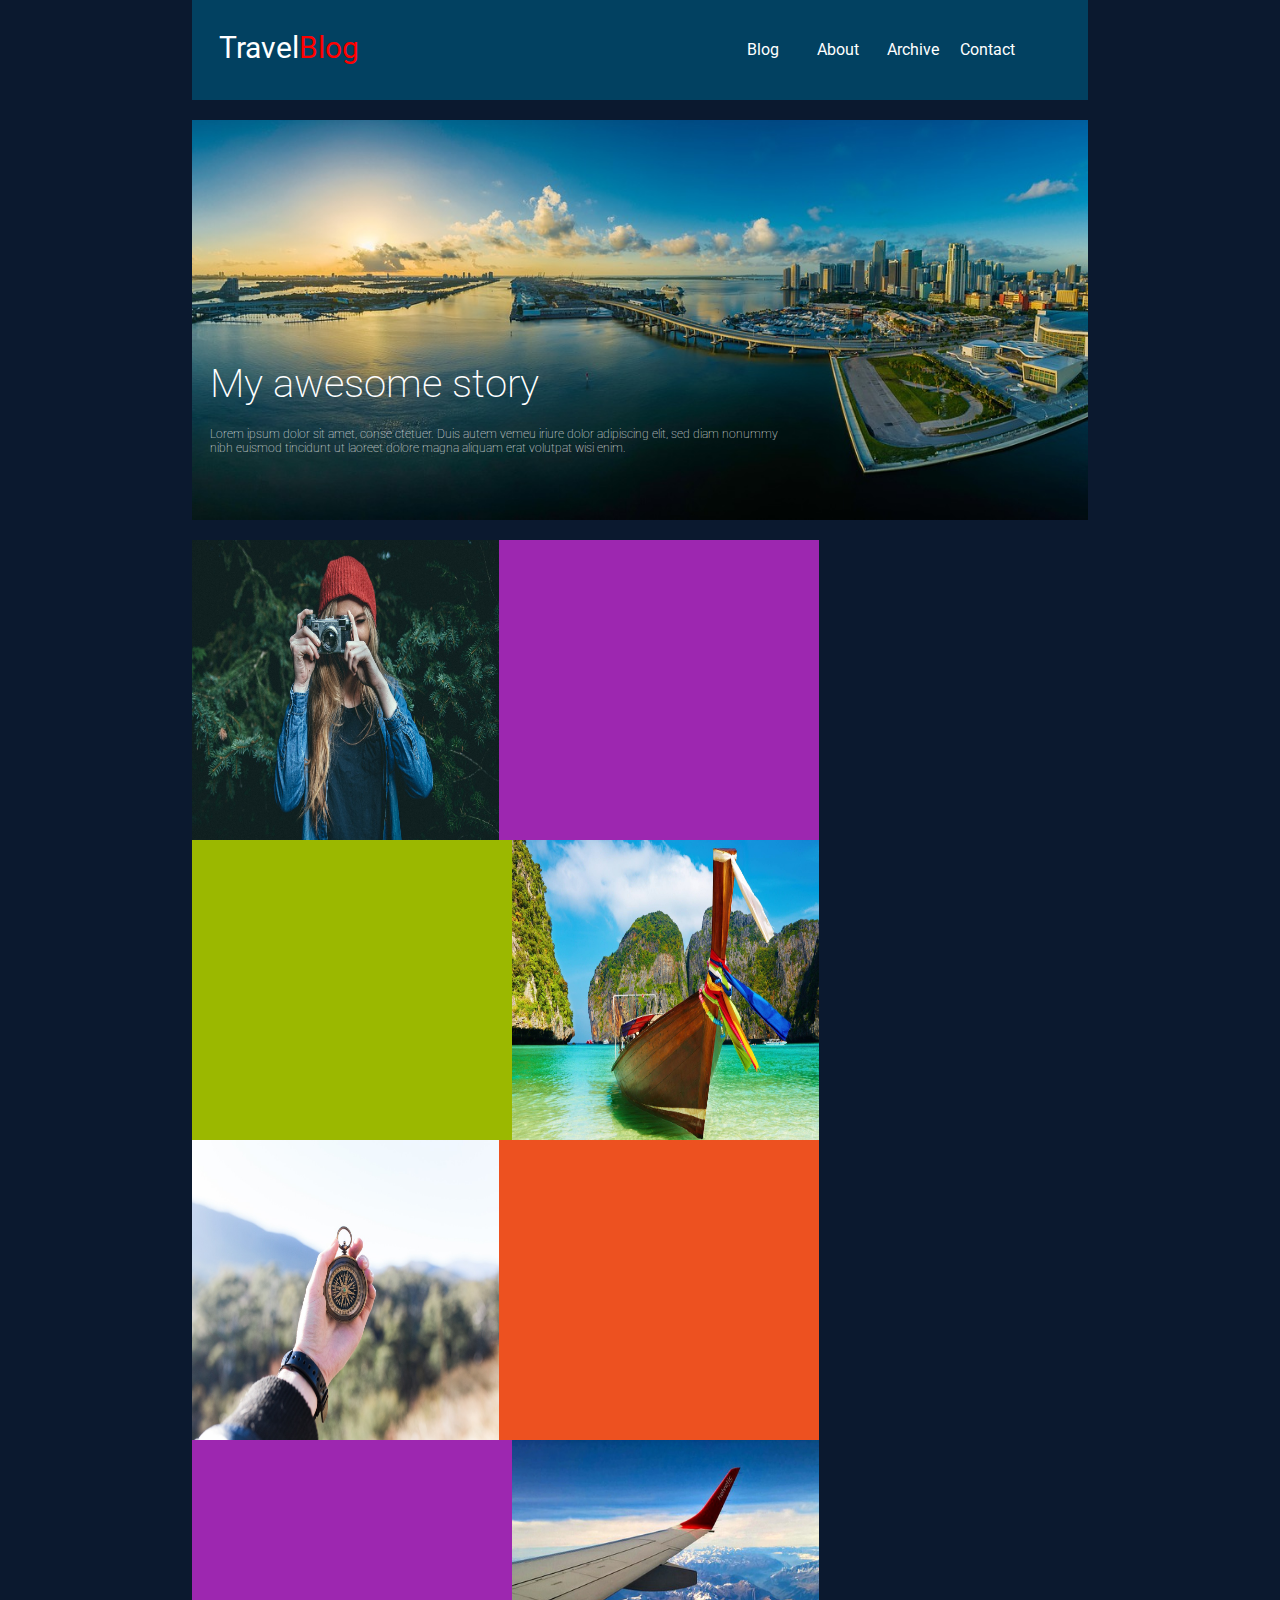
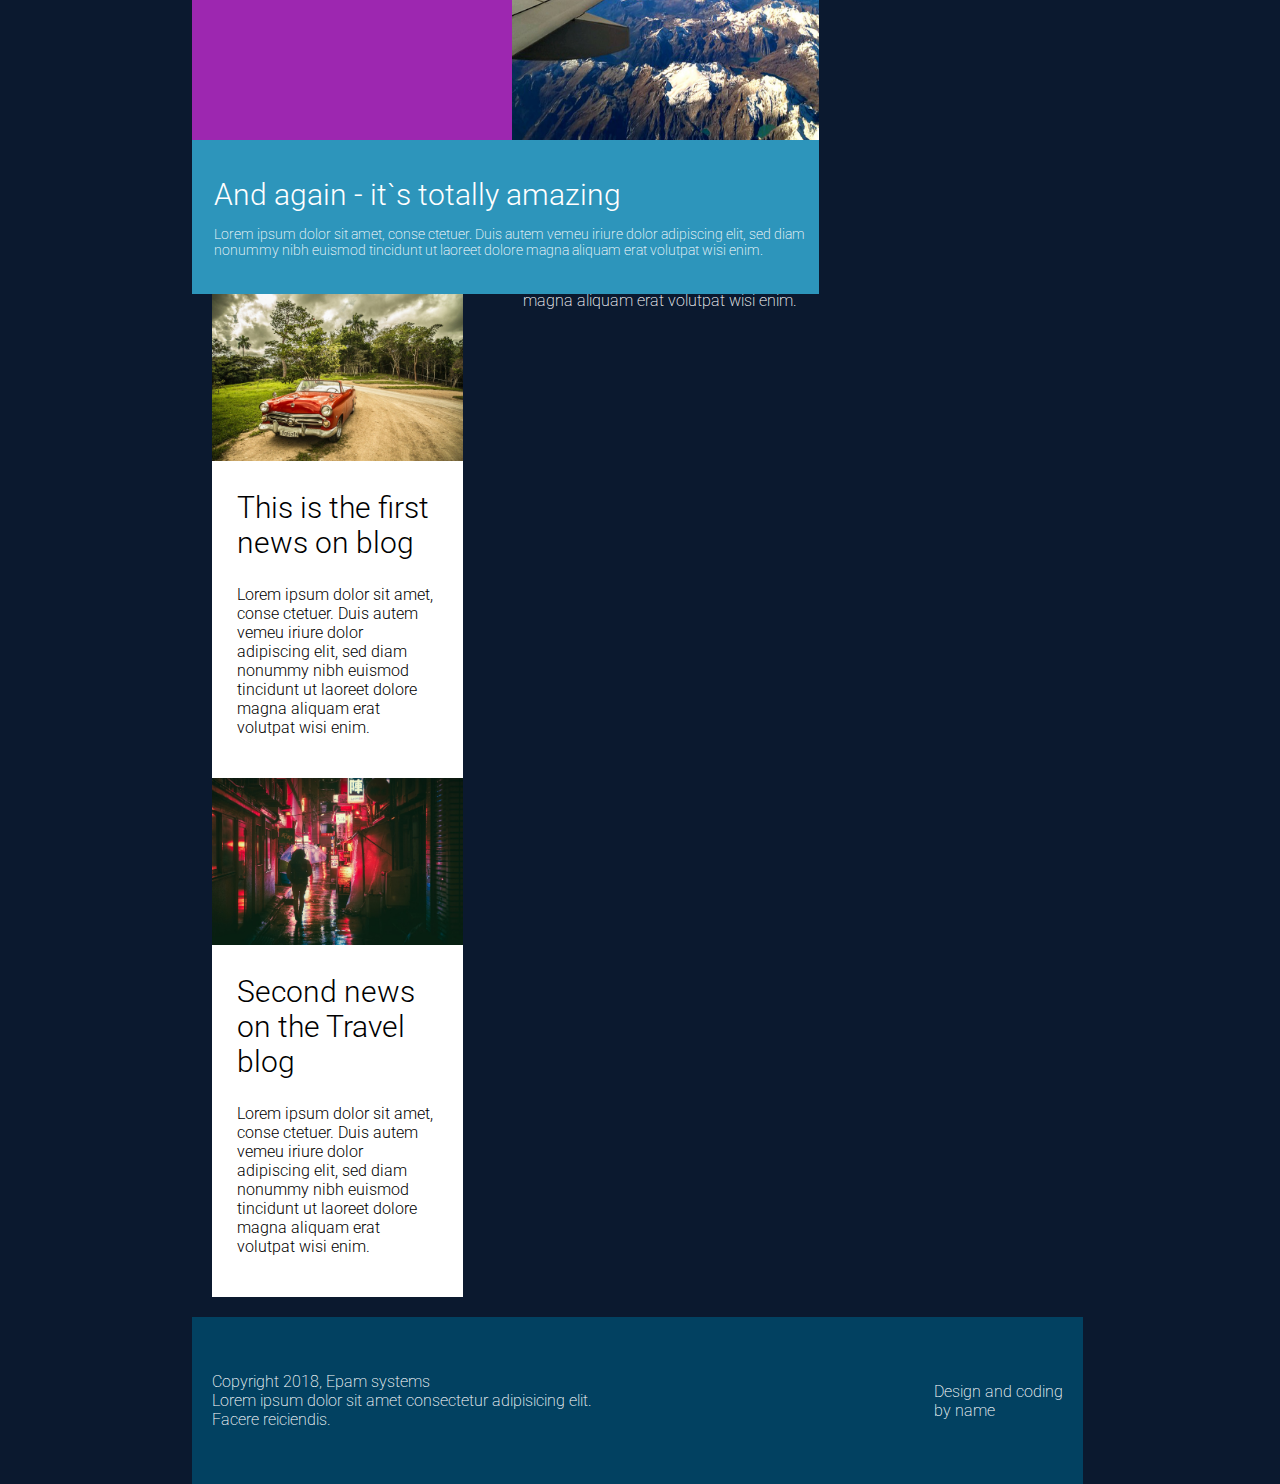
<file: FL12_HW5/homework/index.html>
<!DOCTYPE html>
<html lang="en">
<head>
  <meta charset="UTF-8">
  <meta name="viewport" content="width=device-width, initial-scale=1.0">
  <meta http-equiv="X-UA-Compatible" content="ie=edge">
  <link rel="stylesheet" href="css/styles.css">
  <link href='https://fonts.googleapis.com/css?family=Roboto:400,100,300,700&subset=latin,latin-ext' rel='stylesheet' type='text/css'>      
  <title>Responsive</title>
</head>
<body>
   <header class="header">
      <div class="header_title">
         <p>Travel<span>Blog</span></p>
       </div>
       <div class="nav_pannel">
        <nav>
                <div class="nav_block"><a href="#">Blog</a></div>
                <div class="nav_block"><a href="#">About</a></div>
                <div class="nav_block"><a href="#">Archive</a></div>
                <div class="nav_block"><a href="#">Contact</a></div>         
       </nav>
        </div>
    </header>
    
    <main>
        <div class="banner">
           <article class="banner_text">
                <h2>My awesome story</h2>
                <p>Lorem ipsum dolor sit amet, conse ctetuer. Duis autem vemeu iriure dolor adipiscing elit, sed diam nonummy nibh euismod tincidunt ut laoreet dolore magna aliquam erat volutpat wisi enim.</p>
            </article>
        </div>
        
        <div class="container">
            <div class="blocks">
               <div class="block">
                <div class="photo"><img src="img/post1.jpg" alt="image"></div>
                <div class="post left">
                    <h2>One responsive template</h2>
                    <p>Lorem ipsum dolor sit amet, conse ctetuer. Duis autem vemeu iriure dolor adipiscing elit, sed diam nonummy nibh euismod tincidunt ut laoreet dolore magna aliquam erat volutpat wisi enim.</p>
                </div>
                </div>
                <div class="block">
                <div class="photo"><img src="img/post2.jpg" alt="image"></div>
                <div class="post right">
                   
                    <h2>With amazing regions</h2>
                    <p>Lorem ipsum dolor sit amet, conse ctetuer. Duis autem vemeu iriure dolor adipiscing elit, sed diam nonummy nibh euismod tincidunt ut laoreet dolore magna aliquam erat volutpat wisi enim.</p>
                </div>
                </div>
                <div class="block">
                <div class="photo"><img src="img/post3.jpg" alt="image"></div>
                <div class="post left">
                    <h2>Nice minimalist travel</h2>
                    <p>Lorem ipsum dolor sit amet, conse ctetuer. Duis autem vemeu iriure dolor adipiscing elit, sed diam nonummy nibh euismod tincidunt ut laoreet dolore magna aliquam erat volutpat wisi enim.</p>
                </div>
                </div>
                <div class="block">
                <div class="photo"><img src="img/post4.jpg" alt="image"></div>
                <div class="post right">
                    <h2>Amazing travel blog</h2>
                    <p>Lorem ipsum dolor sit amet, conse ctetuer. Duis autem vemeu iriure dolor adipiscing elit, sed diam nonummy nibh euismod tincidunt ut laoreet dolore magna aliquam erat volutpat wisi enim.</p>
                </div>
                </div>
                <div class="block">
                <div class="post left">
                    <h2>And again - it`s totally amazing</h2>
                    <p>Lorem ipsum dolor sit amet, conse ctetuer. Duis autem vemeu iriure dolor adipiscing elit, sed diam nonummy nibh euismod tincidunt ut laoreet dolore magna aliquam erat volutpat wisi enim.</p>
                </div>
                </div>
                
            </div>
            <aside class="news">
              
                <div class="aside_block bottom">
                    <img src="img/news2.jpg" alt="image">
                    <article class="aside_article">
                    <h2>Second news on the Travel blog</h2>
                    <p>Lorem ipsum dolor sit amet, conse ctetuer. Duis autem vemeu iriure dolor adipiscing elit, sed diam nonummy nibh euismod tincidunt ut laoreet dolore magna aliquam erat volutpat wisi enim.</p>
                    </article>
                </div> 
                
                <div class="aside_block">
                    <img src="img/news1.jpg" alt="image">
                    <article class="aside_article">
                    <h2>This is the first news on blog</h2>
                    <p>Lorem ipsum dolor sit amet, conse ctetuer. Duis autem vemeu iriure dolor adipiscing elit, sed diam nonummy nibh euismod tincidunt ut laoreet dolore magna aliquam erat volutpat wisi enim.</p>
                    </article>
                </div> 
            
            </aside>
            
        </div>
    </main>
    
    <footer>
                <div class="footer">
                   <div class="footer_text">
                   <p> Copyright 2018, Epam systems
                    Lorem ipsum dolor sit amet consectetur adipisicing elit. Facere reiciendis.
                    </p>
                    </div>
                    <div class="designer_info">             
                        <p>Design and coding<br>by name</p>
                    </div>
 
                </div>
            </footer>
</body>
</html>
</file>
<file: FL12_HW1/homework/style.css>
html,body,div,span,applet,object,iframe,h1,h2,h3,h4,h5,h6,p,blockquote,pre,a,abbr,acronym,address,big,cite,code,del,dfn,em,font,img,ins,kbd,q,s,samp,small,strike,strong,sub,sup,tt,var,b,u,i,center,dl,dt,dd,ol,ul,li,fieldset,form,label,legend,table,caption,tbody,tfoot,thead,tr,th,td{background:transparent;border:0;margin:0;padding:0;vertical-align:baseline}body{line-height:1}h1,h2,h3,h4,h5,h6{clear:both;font-weight:normal}ol,ul{list-style:none}blockquote{quotes:none}blockquote:before,blockquote:after{content:'';content:none}del{text-decoration:line-through}table{border-collapse:collapse;border-spacing:0}a img{border:0}#container{float:left;margin:0 -240px 0 0;width:100%}#primary,#secondary{float:right;overflow:hidden;width:220px}#secondary{clear:right}#footer{clear:both;width:100%}.one-column #content{margin:0 auto;width:640px}.single-attachment #content{margin:0 auto;width:900px}body,input,textarea,.page-title span,.pingback a.url{font-family:Georgia,"Bitstream Charter",serif}h3#comments-title,h3#reply-title,#access .menu,#access div.menu ul,#cancel-comment-reply-link,.form-allowed-tags,#site-info,#site-title,#wp-calendar,.comment-meta,.comment-body tr th,.comment-body thead th,.entry-content label,.entry-content tr th,.entry-content thead th,.entry-meta,.entry-title,.entry-utility,#respond label,.navigation,.page-title,.pingback p,.reply,.widget-title,.wp-caption-text{font-family:"Helvetica Neue",Arial,Helvetica,"Nimbus Sans L",sans-serif}input[type="submit"]{font-family:"Helvetica Neue",Arial,Helvetica,"Nimbus Sans L",sans-serif}pre{font-family:"Courier 10 Pitch",Courier,monospace}code{font-family:Monaco,Consolas,"Andale Mono","DejaVu Sans Mono",monospace}#access .menu-header,div.menu,#colophon,#branding,#main,#wrapper{margin:0 auto;width:940px}#wrapper{background:#fff;margin-top:20px;padding:0 20px}#footer-widget-area{overflow:hidden}#footer-widget-area .widget-area{float:left;margin-right:20px;width:220px}#footer-widget-area #fourth{margin-right:0}#site-info{float:left;font-size:14px;font-weight:bold;width:700px}#site-generator{float:right;width:220px}body{background:#f1f1f1}body,input,textarea{color:#666;font-size:12px;line-height:18px}hr{background-color:#e7e7e7;border:0;clear:both;height:1px;margin-bottom:18px}p{margin-bottom:18px}ul{list-style:square;margin:0 0 18px 1.5em}ol{list-style:decimal;margin:0 0 18px 1.5em}ol ol{list-style:upper-alpha}ol ol ol{list-style:lower-roman}ol ol ol ol{list-style:lower-alpha}ul ul,ol ol,ul ol,ol ul{margin-bottom:0}dl{margin:0 0 24px 0}dt{font-weight:bold}dd{margin-bottom:18px}strong{font-weight:bold}cite,em,i{font-style:italic}big{font-size:131.25%}ins{background:#ffc;text-decoration:none}blockquote{font-style:italic;padding:0 3em}blockquote cite,blockquote em,blockquote i{font-style:normal}pre{background:#f7f7f7;color:#222;line-height:18px;margin-bottom:18px;overflow:auto;padding:1.5em}abbr,acronym{cursor:help}sup,sub{height:0;line-height:1;position:relative;vertical-align:baseline}sup{bottom:1ex}sub{top:.5ex}small{font-size:smaller}input{margin-bottom:10px}input[type="text"],input[type="password"],input[type="email"],input[type="url"],input[type="number"],textarea{background:#f9f9f9;border:1px solid #ccc;box-shadow:inset 1px 1px 1px rgba(0,0,0,0.1);-moz-box-shadow:inset 1px 1px 1px rgba(0,0,0,0.1);-webkit-box-shadow:inset 1px 1px 1px rgba(0,0,0,0.1);padding:2px}a:link{color:#06c}a:visited{color:#743399}a:active,a:hover{color:#ff4b33}.screen-reader-text{clip:rect(1px,1px,1px,1px);overflow:hidden;position:absolute !important;height:1px;width:1px}#header{padding:30px 0 0 0}#site-title{float:left;font-size:30px;line-height:36px;margin:0 0 18px 0;width:700px}#site-title a{color:#000;font-weight:bold;text-decoration:none}#site-description{color:#000;clear:right;float:right;font-style:italic;margin:15px 0 18px 0;opacity:.65;width:220px}#branding img{border-top:4px solid #000;border-bottom:1px solid #000;display:block;float:left}#access{background:#000;display:block;float:left;margin:0 auto;width:940px}#access .menu-header,div.menu{font-size:13px;margin-left:12px;width:928px}#access .menu-header ul,div.menu ul{list-style:none;margin:0}#access .menu-header li,div.menu li{float:left;position:relative}#access a{color:#aaa;display:block;line-height:38px;padding:0 10px;text-decoration:none}#access ul ul{box-shadow:0 3px 3px rgba(0,0,0,0.2);-moz-box-shadow:0 3px 3px rgba(0,0,0,0.2);-webkit-box-shadow:0 3px 3px rgba(0,0,0,0.2);display:none;position:absolute;top:38px;left:0;float:left;width:180px;z-index:99999}#access ul ul li{min-width:180px}#access ul ul ul{left:100%;top:0}#access ul ul a{background:#333;line-height:1em;padding:10px;width:160px;height:auto}#access li:hover>a,#access ul ul:hover>a{background:#333;color:#fff}#access ul li:hover>ul{display:block}#access ul li.current_page_item>a,#access ul li.current_page_ancestor>a,#access ul li.current-menu-ancestor>a,#access ul li.current-menu-item>a,#access ul li.current-menu-parent>a{color:#fff}* html #access ul li.current_page_item a,* html #access ul li.current_page_ancestor a,* html #access ul li.current-menu-ancestor a,* html #access ul li.current-menu-item a,* html #access ul li.current-menu-parent a,* html #access ul li a:hover{color:#fff}#main{clear:both;overflow:hidden;padding:40px 0 0 0}#content{margin-bottom:36px}#content,#content input,#content textarea{color:#333;font-size:16px;line-height:24px}#content p,#content ul,#content ol,#content dd,#content pre,#content hr{margin-bottom:24px}#content ul ul,#content ol ol,#content ul ol,#content ol ul{margin-bottom:0}#content pre,#content kbd,#content tt,#content var{font-size:15px;line-height:21px}#content code{font-size:13px}#content dt,#content th{color:#000}#content h1,#content h2,#content h3,#content h4,#content h5,#content h6{color:#000;line-height:1.5em;margin:0 0 20px 0}#content table{border:1px solid #e7e7e7;margin:0 -1px 24px 0;text-align:left;width:100%}#content tr th,#content thead th{color:#777;font-size:12px;font-weight:bold;line-height:18px;padding:9px 24px;border-right:1px solid #e7e7e7}#content tr td{border-top:1px solid #e7e7e7;padding:6px 24px;border-right:1px solid #e7e7e7}#content tr.odd td{background:#f2f7fc}.hentry{margin:0 0 48px 0}.home .sticky{background:#f2f7fc;border-top:4px solid #000;margin-left:-20px;margin-right:-20px;padding:18px 20px}.single .hentry{margin:0 0 36px 0}.page-title{color:#000;font-size:14px;font-weight:bold;margin:0 0 36px 0}.page-title span{color:#333;font-size:16px;font-style:italic;font-weight:normal}.page-title a:link,.page-title a:visited{color:#777;text-decoration:none}.page-title a:active,.page-title a:hover{color:#ff4b33}#content .entry-title{color:#000;font-size:21px;font-weight:bold;line-height:1.3em;margin-bottom:0}.entry-title a:link,.entry-title a:visited{color:#000;text-decoration:none}.entry-title a:active,.entry-title a:hover{color:#ff4b33}.entry-meta{color:#777;font-size:12px}.entry-meta abbr,.entry-utility abbr{border:0}.entry-meta abbr:hover,.entry-utility abbr:hover{border-bottom:1px dotted #666}.single-author .by-author{position:absolute !important;clip:rect(1px 1px 1px 1px);clip:rect(1px,1px,1px,1px)}.entry-content,.entry-summary{clear:both;padding:12px 0 0 0}.entry-content .more-link{white-space:nowrap}#content .entry-summary p:last-child{margin-bottom:12px}.entry-content fieldset{border:1px solid #e7e7e7;margin:0 0 24px 0;padding:24px}.entry-content fieldset legend{background:#fff;color:#000;font-weight:bold;padding:0 24px}.entry-content input{margin:0 0 24px 0}.entry-content input.file,.entry-content input.button{margin-right:24px}.entry-content label{color:#777;font-size:12px}.entry-content select{margin:0 0 24px 0}.entry-content sup,.entry-content sub{font-size:10px}.entry-content blockquote.left{float:left;margin-left:0;margin-right:24px;text-align:right;width:33%}.entry-content blockquote.right{float:right;margin-left:24px;margin-right:0;text-align:left;width:33%}.page-link{clear:both;color:#000;font-weight:bold;line-height:48px;word-spacing:.5em}.page-link a:link,.page-link a:visited{background:#f1f1f1;color:#333;font-weight:normal;padding:.5em .75em;text-decoration:none}.home .sticky .page-link a{background:#d9e8f7}.page-link a:active,.page-link a:hover{color:#ff4b33}body.page .edit-link{clear:both;display:block}#entry-author-info{background:#f2f7fc;border-top:4px solid #000;clear:both;font-size:14px;line-height:20px;margin:24px 0;overflow:hidden;padding:18px 20px}#entry-author-info #author-avatar{background:#fff;border:1px solid #e7e7e7;float:left;height:60px;margin:0 -104px 0 0;padding:11px}#entry-author-info #author-description{float:left;margin:0 0 0 104px}#entry-author-info h2{color:#000;font-size:100%;font-weight:bold;margin-bottom:0}.entry-utility{clear:both;color:#777;font-size:12px;line-height:18px}.entry-meta a,.entry-utility a{color:#777}.entry-meta a:hover,.entry-utility a:hover{color:#ff4b33}#content .video-player{padding:0}.format-standard .wp-video,.format-standard .wp-audio-shortcode,.format-audio .wp-audio-shortcode,.format-standard .video-player{margin-bottom:24px}.home #content .format-aside p,.home #content .category-asides p{font-size:14px;line-height:20px;margin-bottom:10px;margin-top:0}.format-gallery .size-thumbnail img,.category-gallery .size-thumbnail img{border:10px solid #f1f1f1;margin-bottom:0}.format-gallery .gallery-thumb,.category-gallery .gallery-thumb{float:left;margin-right:20px;margin-top:-4px}.home #content .format-gallery .entry-utility,.home #content .category-gallery .entry-utility{padding-top:4px}.attachment .entry-content .entry-caption{font-size:140%;margin-top:24px}.attachment .entry-content .nav-previous a:before{content:'\2190\00a0'}.attachment .entry-content .nav-next a:after{content:'\00a0\2192'}#content img.size-auto,#content img.size-full,#content img.size-large,#content img.size-medium,#content .entry-attachment img,#content .widget-container img{max-width:100%;height:auto}#ie8 #content img.size-auto,#ie8 #content img.size-full,#ie8 #content img.size-large,#ie8 #content img.size-medium,#ie8 #content .entry-attachment img{width:auto}.alignleft,img.alignleft{display:inline;float:left;margin-right:24px;margin-top:4px}.alignright,img.alignright{display:inline;float:right;margin-left:24px;margin-top:4px}.aligncenter,img.aligncenter{clear:both;display:block;margin-left:auto;margin-right:auto}img.alignleft,img.alignright,img.aligncenter{margin-bottom:12px}.wp-caption{background:#f1f1f1;line-height:18px;margin-bottom:20px;max-width:100%;padding:4px;text-align:center}.wp-caption img{margin:5px 5px 0;max-width:622px}.wp-caption p.wp-caption-text{color:#777;font-size:12px;margin:5px}.wp-smiley{margin:0}.gallery{margin:0 auto 18px}.gallery .gallery-item{float:left;margin-top:0;text-align:center}.gallery-columns-1 .gallery-item{width:100%}.gallery-columns-2 .gallery-item{width:50%}.gallery-columns-3 .gallery-item{width:33%}.gallery-columns-4 .gallery-item{width:25%}.gallery-columns-5 .gallery-item{width:20%}.gallery-columns-6 .gallery-item{width:16%}.gallery-columns-7 .gallery-item{width:14%}.gallery-columns-8 .gallery-item{width:12%}.gallery-columns-9 .gallery-item{width:11%}.gallery-columns-1 img{max-width:620px}.gallery-columns-2 img{max-width:288px}.gallery-columns-3 img{max-width:177px}.gallery-columns-4 img{max-width:122px}.gallery-columns-5 img{max-width:88px}.gallery-columns-6 img{max-width:66px}.gallery-columns-7 img{max-width:50px}.gallery-columns-8 img{max-width:39px}.gallery-columns-9 img{max-width:29px}.gallery-item img{height:auto}.gallery-columns-2 .attachment-medium{max-width:92%;height:auto}.gallery-columns-4 .attachment-thumbnail{max-width:84%;height:auto}.gallery .gallery-caption{color:#777;font-size:12px;margin:0 0 12px}.gallery dl{margin:0}.gallery img{border:10px solid #f1f1f1}.gallery br+br{display:none}#content .entry-attachment img{display:block;margin:0 auto}.navigation{color:#777;font-size:12px;line-height:18px;overflow:hidden}.navigation a:link,.navigation a:visited{color:#777;text-decoration:none}.navigation a:active,.navigation a:hover{color:#ff4b33}.nav-previous{float:left;width:50%}.nav-next{float:right;text-align:right;width:50%}#nav-above{margin:0 0 18px 0}#nav-above{display:none}.paged #nav-above,.single #nav-above{display:block}#nav-below{margin:-18px 0 0 0}#comments{clear:both}#comments .navigation{padding:0 0 18px 0}h3#comments-title,h3#reply-title{color:#000;font-size:20px;font-weight:bold;margin-bottom:0}h3#comments-title{padding:24px 0}.commentlist{list-style:none;margin:0}.commentlist li.comment{border-bottom:1px solid #e7e7e7;line-height:24px;margin:0 0 24px 0;padding:0 0 0 56px;position:relative}.commentlist li:last-child{border-bottom:0;margin-bottom:0}#comments .comment-body ul,#comments .comment-body ol{margin-bottom:18px}#comments .comment-body p:last-child{margin-bottom:6px}#comments .comment-body blockquote p:last-child{margin-bottom:24px}.commentlist ol{list-style:decimal}.commentlist .avatar{position:absolute;top:4px;left:0}.comment-author cite{color:#000;font-style:normal;font-weight:bold}.comment-author .says{font-style:italic}.comment-meta{font-size:12px;margin:0 0 18px 0}.comment-meta a:link,.comment-meta a:visited{color:#777;text-decoration:none}.comment-meta a:active,.comment-meta a:hover{color:#ff4b33}.commentlist .bypostauthor>div{background:#f2f7fc;border-top:4px solid #000;margin-bottom:10px;padding:10px 0 0 20px}.reply{font-size:12px;padding:0 0 24px 0}.reply a,a.comment-edit-link{color:#777}.reply a:hover,a.comment-edit-link:hover{color:#ff4b33}.commentlist .children{list-style:none;margin:0}.commentlist .children li{border:0;margin:0}.nopassword,.nocomments{display:none}#comments .pingback{border-bottom:1px solid #e7e7e7;margin-bottom:18px;padding-bottom:18px}.commentlist li.comment+li.pingback{margin-top:-6px}#comments .pingback p{color:#777;display:block;font-size:12px;line-height:18px;margin:0}#comments .pingback .url{font-size:13px;font-style:italic}input[type="submit"]{color:#333}form{text-align:right}input{width:200px}#respond{border-top:1px solid #e7e7e7;margin:24px 0;overflow:hidden;position:relative}#respond p{margin:0}#respond .comment-notes{margin-bottom:1em}.form-allowed-tags{line-height:1em}.children #respond{margin:0 48px 0 0}h3#reply-title{margin:18px 0}#comments-list #respond{margin:0 0 18px 0}#comments-list ul #respond{margin:0}#cancel-comment-reply-link{font-size:12px;font-weight:normal;line-height:18px}#respond .required{color:#ff4b33;font-weight:bold}#respond label{color:#777;font-size:12px}#respond input{margin:0 0 9px;width:98%}#respond textarea{width:98%}#respond .form-allowed-tags{color:#777;font-size:12px;line-height:18px}#respond .form-allowed-tags code{font-size:11px}#respond .form-submit{margin:12px 0}#respond .form-submit input{font-size:14px;width:auto}.widget-area ul{list-style:none;margin-left:0}.widget-area ul ul{list-style:square;margin-left:1.3em}.widget-area select{max-width:100%}.widget_search #s{width:60%}.widget_search label{display:none}.widget-container{word-wrap:break-word;-webkit-hyphens:auto;-moz-hyphens:auto;hyphens:auto;margin:0 0 18px 0}.widget-container .wp-caption img{margin:auto}.widget-container.widget_image .wp-caption{width:auto}.widget-container.widget_image .wp-caption img{margin-left:-8px}.widget-title{color:#222;font-size:14px;font-weight:bold}.widget-area a:link,.widget-area a:visited{text-decoration:none}.widget-area a:active,.widget-area a:hover{text-decoration:underline}.widget-area .entry-meta{font-size:11px}#wp_tag_cloud div{line-height:1.6em}#wp-calendar{width:100%}#wp-calendar caption{color:#222;font-size:14px;font-weight:bold;padding-bottom:4px;text-align:left}#wp-calendar thead{font-size:11px}#wp-calendar tbody{color:#aaa}#wp-calendar tbody td{background:#f5f5f5;border:1px solid #fff;padding:3px 0 2px;text-align:center}#wp-calendar tbody .pad{background:0}#wp-calendar tfoot #next{text-align:right}.widget_rss a.rsswidget{color:#000}.widget_rss a.rsswidget:hover{color:#ff4b33}.widget_rss .widget-title img{width:11px;height:11px}#main .widget-area ul{margin-left:0;padding:0 20px 0 0}#main .widget-area ul ul{border:0;margin-left:1.3em;padding:0}#main .widget-container.music-player ul{margin:0}#footer{margin-bottom:20px}#colophon{border-top:4px solid #000;margin-top:-4px;overflow:hidden;padding:18px 0}#site-info{font-weight:bold}#site-info a{color:#000;text-decoration:none}#site-generator{font-style:italic;position:relative}#site-generator a{background:url(images/wordpress.png) center left no-repeat;color:#666;display:inline-block;line-height:16px;padding-left:20px;text-decoration:none}#site-generator a:hover{text-decoration:underline}img#wpstats{display:block;margin:0 auto 10px}pre{-webkit-text-size-adjust:140%}code{-webkit-text-size-adjust:160%}#access,.entry-meta,.entry-utility,.navigation,.widget-area{-webkit-text-size-adjust:120%}#site-description{-webkit-text-size-adjust:none}@media print{body{background:none !important}#wrapper{clear:both !important;display:block !important;float:none !important;position:relative !important}#header{border-bottom:2pt solid #000;padding-bottom:18pt}#colophon{border-top:2pt solid #000}#site-title,#site-description{float:none;line-height:1.4em;margin:0;padding:0}#site-title{font-size:13pt}.entry-content{font-size:14pt;line-height:1.6em}.entry-title{font-size:21pt}#access,#branding img,#respond,.comment-edit-link,.edit-link,.navigation,.page-link,.widget-area{display:none !important}#container,#header,#footer{margin:0;width:100%}#content,.one-column #content{margin:24pt 0 0;width:100%}.wp-caption p{font-size:11pt}#site-info,#site-generator{float:none;width:auto}#colophon{width:auto}img#wpstats{display:none}#site-generator a{margin:0;padding:0}#entry-author-info{border:1px solid #e7e7e7}#main{display:inline}.home .sticky{border:0}}img{width:140px;vertical-align:middle;display:block;margin:0 auto;margin-left:calc(50% - 50px);margin-bottom:20px}nav>a{padding:10px;color:#0279c1}nav>a b:hover{color:#00527a}nav>a:visited{color:#0279c1}article{padding-left:10px}footer{margin-top:20px;padding:40px 20px;text-align:center;background:#3333}
</file>
<file: FL12_HW2/homework/css/general.css>
/* 

please don't edit this styles

*/

h2.tm-section-title {
    color: lightskyblue;
}

a:focus {
    color: #666;
    outline: 0
}

ul {
    padding: 0;
    margin: 0
}

body {
    background-color: #f5f5f5;
    color: #000;
    font-family: 'Open Sans', Helvetica, Arial, sans-serif;
    font-size: 16px;
    font-weight: 300;
    padding-top: 30px;
    overflow-x: hidden
}

section:before {
    position: absolute;
    z-index: 1
}

.box,
.tm-content-box,
.tm-main-nav {
    background-color: #fff
}

.tm-sidebar {
    z-index: 10;
    position: fixed;
    left: 0;
    right: 0;
    top: 0;
    width: 100%;
}

.tm-sidebar ul{
    margin: 0px;
    display: flex;
}

.tm-main-nav {
    font-size: 1.5em;
    text-align: center
}

.tm-nav-item {
    list-style: none;
    width: 100%;
}

.tm-nav-item-link {
    border: 1px solid transparent;
    color: #666;
    display: block;
    padding: 10px;
    width: 100%;
    -webkit-transition: all .3s ease;
    transition: all .3s ease
}

.carousel-indicators li,
.tm-banner-inner {
    border: 1px solid lightgrey
}


.tm-nav-item-link.active,
.tm-nav-item-link:hover {
    color: #666;
    text-decoration: none;
}

.tm-nav-item-link:focus {
    text-decoration: none
}

.tm-banner-text,
.tm-banner-title,
.tm-section-title {
    color: #666;
    font-weight: 300;
    margin: 0
}

.tm-section-title {
    margin-bottom: 20px
}

.tm-section-title-box {
    margin-bottom: 0
}

.tm-banner-title {
    font-size: 3.3em;
    letter-spacing: 2px;
    text-transform: uppercase
}

.tm-main-content {
    padding-top: 70px;
}

.tm-content-box {
    overflow: hidden;
    margin-bottom: 30px
}

.padding-medium {
    padding: 40px
}

.tm-banner {
    padding: 30px
}

.tm-banner-inner {
    padding: 30px 0;
    height: 100%;
    text-align: center;
    display: flex;
    -webkit-box-orient: vertical;
    -webkit-box-direction: normal;
    -webkit-flex-direction: column;
    -ms-flex-direction: column;
    flex-direction: column;
    -webkit-box-align: center;
    -webkit-align-items: center;
    -ms-flex-align: center;
    align-items: center;
    -webkit-box-pack: center;
    -webkit-justify-content: center;
    -ms-flex-pack: center;
    justify-content: center
}

.tm-banner-inner img{
    width: 120px;
}

.tm-banner-text {
    font-size: 1.4em
}

.boxes,
.tm-box-bg-title {
    display: -webkit-box;
    display: -webkit-flex;
    display: -ms-flexbox
}

/*.flex-item {*/
    /*-webkit-box-flex: 0 1 auto;*/
    /*-webkit-flex: 0 1 auto;*/
    /*-ms-flex: 0 1 auto;*/
    /*flex: 0 1 auto*/
/*}*/

.section-description {
    line-height: 1.8;
    margin-bottom: 25px
}

.section-description:last-child {
    margin-bottom: 0
}

.tm-team-description-container {
    max-width: 500px
}

.tm-team-info {
    display: flex
}

.box {
    list-style: none;
    width: 33.3333%;
    height: auto;
}

.box-bg {
    position: relative
}

.box-img {
    width: 100%;
}

.tm-box-bg-title {
    position: absolute;
    top: 0;
    right: 0;
    bottom: 0;
    left: 0;
    display: flex;
    -webkit-box-align: center;
    -webkit-align-items: center;
    -ms-flex-align: center;
    align-items: center;
    -webkit-box-pack: center;
    -webkit-justify-content: center;
    -ms-flex-pack: center;
    justify-content: center
}

.boxes {
    display: flex;
    -webkit-flex-wrap: wrap;
    -ms-flex-wrap: wrap;
    flex-wrap: wrap
}

.gallery-container a {
    cursor: -webkit-zoom-in;
    cursor: zoom-in
}

.carousel {
    position: relative;
    height: auto;
    padding: 50px 50px 80px;
    text-align: center
}

.carousel-indicators {
    bottom: 30px
}

.carousel-content {
    color: #000;
    display: -webkit-box;
    display: -webkit-flex;
    display: -ms-flexbox;
    display: flex;
    -webkit-box-align: center;
    -webkit-align-items: center;
    -ms-flex-align: center;
    align-items: center
}

.carousel-indicators .active {
    background-color: lightgrey
}

.contact-form {
    overflow: hidden
}

.form-control {
    border-radius: 0;
    font-size: 1em
}

.form-control:focus {
    border-color: lightgrey;
    box-shadow: inset 0 1px 1px rgba(0, 0, 0, .075), 0 0 8px rgba(153, 153, 153, .45)
}

.form-group {
    margin-bottom: 20px
}

.form-group-2-col-left {
    padding-left: 0;
    padding-right: 5px
}

.form-group-2-col-right {
    padding-right: 0;
    padding-left: 5px
}

.mandatory-field:after {
    position: absolute;
    top: 0;
    right: 7px
}

.carousel-inner>.carousel-item>a>img, .carousel-inner>.carousel-item>img, .img-contact-us {
    width: 100%;
}

.tm-footer {
    color: #666;
    padding-bottom: 15px
}
</file>
<file: FL12_HW2/homework/css/style.css>
@media print{
   
    .img-contact-us,ol.carousel-indicators, ul.boxes, #about.tm-content-box, #contact, .tm-sidebar, .tm-team-img{
        display:none;
    }
    
    
    .tm-team-description-container{
        margin:0 auto;
        text-align: center;
        max-width: 1000px;
         
    }
  
    .padding-medium h2{
    
    color: lightskyblue;
    font-style:normal;
    text-align: center;
        
     }
    
    .tm-content-box{
        
        margin:0 auto;
        max-width: 1000px;
    }
    
    ol
    {
        list-style-type:none;
    }
    
     .padding-medium li:nth-child(1),.padding-medium li:nth-child(3),.padding-medium li:nth-child(5),.padding-medium li:nth-child(7){
    
    text-indent: 500px;
    }
    
    .padding-medium li:nth-child(2),.padding-medium li:nth-child(4),.padding-medium li:nth-child(6){
    
    text-indent: 250px;
    }
        
    .blocks p:nth-child(3){
    letter-spacing: 5px;
    word-spacing: 10px;
    font-style: italic
    }
    
    h2{
        text-transform: uppercase;
    }


}

@media screen{
    
a.tm-nav-item-link:hover{
    color: #fff;
}

li.tm-nav-item:hover{
    background-color: lightskyblue;
    
}

.tm-banner{
    background: linear-gradient(45deg, lightskyblue, burlywood);
}

.tm-banner-inner{
    background-color: #fff;
}
   
@keyframes text{
    
    0%{
        transform: translate(200px);
    }
    100%{
        transform: translate(0);
    }
}

.tm-banner-text{
     
    text-shadow: 5px 5px 3px #333;
    animation: text 2s ease-in-out;
}

section .tm-content-box {
display: flex;
}

.tm-section-title{
    text-align: center;
}

.tm-section-description{
    text-align: center;
    text-indent: 1.5em; 
}

.tm-team-description-container{
    vertical-align: middle
}

 h2{
    
    color: lightskyblue;
    text-align: center;
}
.padding-medium ol{
    
   list-style: lower-alpha;
}
.padding-medium li:before{
    
   content:">";
    font-weight:bold;
}

.text::after{
    
   content:"New";
    vertical-align:super; 
    font-weight:bold;
    color:red;
}
section.blocks h2{
    
    text-align:left;
}
p.tm-section-description{
    
    text-align:left;
}
.tm-team-description-container{
    display:flex;
    flex-direction: column;
    justify-content: center;
    align-items: center;
}
.blocks p:nth-child(3){
    letter-spacing: 5px;
    word-spacing: 10px;
    font-style: italic
}

p.carousel-description{
  text-indent:  25px;
    text-align: center;
}
#tmCarousel{
    line-height: 30px;
}

#contact_message{
background-image: url(../img/email-icon.png);
background-repeat: no-repeat;
background-position: right 10px bottom 10px;
background-size: 25px;}

#contact_subject:focus{
     background-color: lightskyblue;
}

#contact_email:focus{
     background-color: lightskyblue;
}

#contact_name:focus{
     background-color: lightskyblue;
}


form.contact-form{
    text-align: right;
}
.submit-btn{
 background: #fff;
    border-color: lightskyblue;
    color: lightskyblue;
}

section::before { 
    content: ""; 
    display: block; 
    border-top: 45px solid lightskyblue; 
    border-right: 45px solid transparent; 
}
section, .tm-sidebar{
    box-shadow: 0 0 10px rgba(61, 55, 61, 0.7);
}

.box-work:nth-child(1), 
.box-work:nth-child(3), 
.box-work:nth-child(5){
    
background-color: lightskyblue;
    color:#fff;
}

.gallery-container p:first-letter{
    font-weight: bold;
}
.box-work{
    padding:10px;   
}

li.box-bg:hover{
    
    background: lightgray;
    color:lightskyblue;
    font-style: italic;
}
}
</file>
<file: FL12_HW4/homework/css/style.css>
@media screen and (min-width:900px){
    
    body {
  margin: 0; 
}


main{
    padding-bottom:100px;
}
header {
  top:0px;
  background-color: white;
  width: 100%;
  position: fixed;
  height: 80px;
  display: inline-flex;
  flex-direction: row;
  justify-content: space-around;
  align-items: center;
  font-family: "Merriweather", sans-serif; 
}
  .header_title h1 {
    font-size: 25px;
    font-style: normal;
    color: black; }
  a{
    text-decoration: none;
    color: #777; 
}
   a:hover {
    color: #bfba55; }
    
   nav {
    word-spacing: 40px; }

  .banner img{
      padding-top:100px;
      width: 100%;
      height:auto;   
}
.banner {
    display:block;
    background-image: url(../img/home-bg.jpg) ;
    background-repeat:no-repeat;
    background-position: top;
    background-size: cover;
    background-origin:content-box;
    height:850px;
    display:flex;
    flex-direction: column;
    align-items:center;
    justify-content:center;
    position:relative;
    z-index:-1;
    
}
.banner h2{
    font-size:60px;
    color:white;
    margin: 0px;
    z-index:2;
}

.banner p{
    font-size:20px;
    color: #bfba55;
    z-index:2;
}

.banner input{
    
    font-size:10px;
    height:50px;
    width:150px;
    letter-spacing: 3px;
    border-radius: 25px;
    border: 0px;
    font-family: "Times New Roman", sans-serif;
    font-weight:600;
    z-index:2;
}

.banner::before{
    
    content:'';
    display: block;
    position: absolute;
    height:100%;
    width:100%;
    z-index:1;
    background-color: rgba(0, 0, 0, 0.7);
}

.info_box{
    padding-top:100px;
}

.info_box{
    display:flex;
    justify-content:center;
    flex-direction:column;
    align-items:center;
}

.info_box{
    
    display:flex;
    justify-content:center;
    flex-direction:column;
    align-items:center;
    
}

.info{
    text-align: left;
    max-width: 800px;
}

.info_box img{
    max-width:800px;
}

.data{
    display:flex;
    flex-direction:row;
    align-items:center;
}

.data p{
    padding-left:10px;
    padding-right:10px;
    color:black;
    font-family:"Times New Roman", sans-serif;
    font-size:14px;
}

.data img{
    height:30px;
    width:30px;
    border-radius:25px; 
}

.text_box p{
    color:#777;
    padding-bottom:20px;
}

.info input{
    height:40px;
    width:170px;
    border-radius: 25px;
    border: 0.5px solid;
    border-color: #777;
    background: #fff;
    font-family:"Times New Roman", sans-serif;
    font-size:14px;
    color:#777;
    font-weight:600;
}

.footer{
    padding-top:50px;
    height:250px;
    background-color:black;
    color:white;
    display:flex;
    flex-direction:row;
    align-items:flex-start;
    justify-content:center;
}

article.epam_info{
    display:block;
    max-width:400px;
    padding-right:100px;
}

.epam_info p{
    color:#777;
}

.contacts pre{
    
    line-height: 25px;
    color:#777;
}
}
</file>
<file: FL12_HW5/homework/css/styles.css>
@media screen and (max-width:768px){
    .block{
        display:flex;
        flex-direction:column;
        height:auto;
    }
    .blocks{
        display:flex;
        flex-direction:column;
        height:auto;
    }
}


body {
    background: #0b192f;
   max-width:70%;
    margin:0 auto;
   
}
.block:nth-child(1) {
	background: #9d27b0;
}
.block:nth-child(2) {
	background: #9bb800;
}
.block:nth-child(3) {
	background: #ed5120;
}
.block:nth-child(4) {
	background: #9d27b0;
}
.block:nth-child(5) {
	background: #2d95bb;
}

header {
    background-color:#024161;
 display:flex;
    flex-direction:row;
    /*align-items:center;*/
    justify-content: space-between;
    text-align: center;
    min-width:550px;
    height:100px;
    font-family:roboto;
}

.header_title{
   
    padding-left:3%;
    font-size:30px;
    color:white;
    
}

.nav_pannel{
    
    padding-right:7%;
    word-spacing: 20px;
    min-width: 300px;
}

.header_title span{
    
    color:red;
}

a{
    text-decoration: none;
    color:white;
    font-family:"Roboto",sans-serif;
}

nav{
    display:flex;
    flex-direction:row;
     align-content:center;
    align-items:center;
   
}

.nav_block{
    width:35%;
    height:60px;
    padding-top:40px;
}

.nav_block:hover{
    background-color:#1f52a4;
}

.banner{
    background-image: url(../img/post0.jpg);
    background-repeat:no-repeat;
    background-position: top;
    background-size: cover;
    background-origin:content-box;
    height:400px;
    width:auto;
}

.banner_text{
    padding-left:2%;
    padding-top:220px;
    max-width:65%;
    color:white;
    font-family:roboto;
}

 .banner_text h2{
    font-size:40px;
     font-weight:200;
     margin-top:20px;
     margin-bottom:20px;
     
}
 .banner_text p{
    font-size:12px;
    font-weight:100;
}

main{
    width:100%;
    padding-top:20px;
    
}

.container{
    display:flex;
    flex-direction:row;
    flex-wrap: wrap;
    padding-top:20px;
}

.blocks{
    
    width:70%;
    display:flex;
    flex-wrap: wrap;
    font-family:roboto;
    color:white;
}

.data{
    display:block;
    right:10px;
}

.photo img{
    width:100%;
    height:100%;
}

.photo{
    width:49%;
    height:100%;
}

.post{
    padding:22px;
    width:376px;
}

.post p{
    font-weight:200;
    font-size:16px;
}

.post h2{
    margin-bottom:10px;
    margin-top:15px;
     font-weight:300;
    font-size:35px;
}
.block{
    display:flex;
    flex-direction:row;
    flex-wrap:wrap;
    height:300px;
    width:100%;
}

.block:nth-child(2), .block:nth-child(4){
    display:flex;
    flex-direction:row-reverse;
}



.blocks{
    text-align: left;
}

.right{
   text-align:right;
}

.block:nth-child(5){
    width:100%;
    height:auto;
    
}

.post:nth-child(1){
   max-width:1000px; 
    
}

.post:nth-child(1) p{
   min-width:600px;
    font-size:14px;

}

.post:nth-child(1) h2{
    
    font-size:30px;
   min-width:600px; 

}

aside{
    
    margin-left:20px;
    width:28%;
    float:right;
    background-color: white;
    height:30%;
    font-family:roboto;
    display:flex;
    flex-direction:column-reverse;
}

.aside_one{
    margin-bottom:10px;
    height:200px;
}



aside img{
    width:100%;
}

aside h2{
    margin-top:0px;
    font-weight:300;
    font-size:30px;
}

aside p{
    font-weight:300;
}

.aside_article{
    padding:10%;
}
.footer{
    
    padding:15%;
    margin-top:20px;
    display:flex;
    flex-direction:row;
    width:95%;
    background-color:#024161;
    font-family:roboto;
    padding:20px;
    justify-content:space-between;
    align-items:center;
    color:white;
    font-weight:200;
}

.footer_text{
    white-space: pre-line;
    display:block;
    padding:0px;
    max-width:50%;
}

.designer_info{
    display:block;
}

.photo:hover, .post:hover{
    background-color: #1f52a4;
    opacity:0.5;
}

.block:nth-child(5):hover{
    background-color: #1f52a4;
    opacity:0.5;
}
</file>
